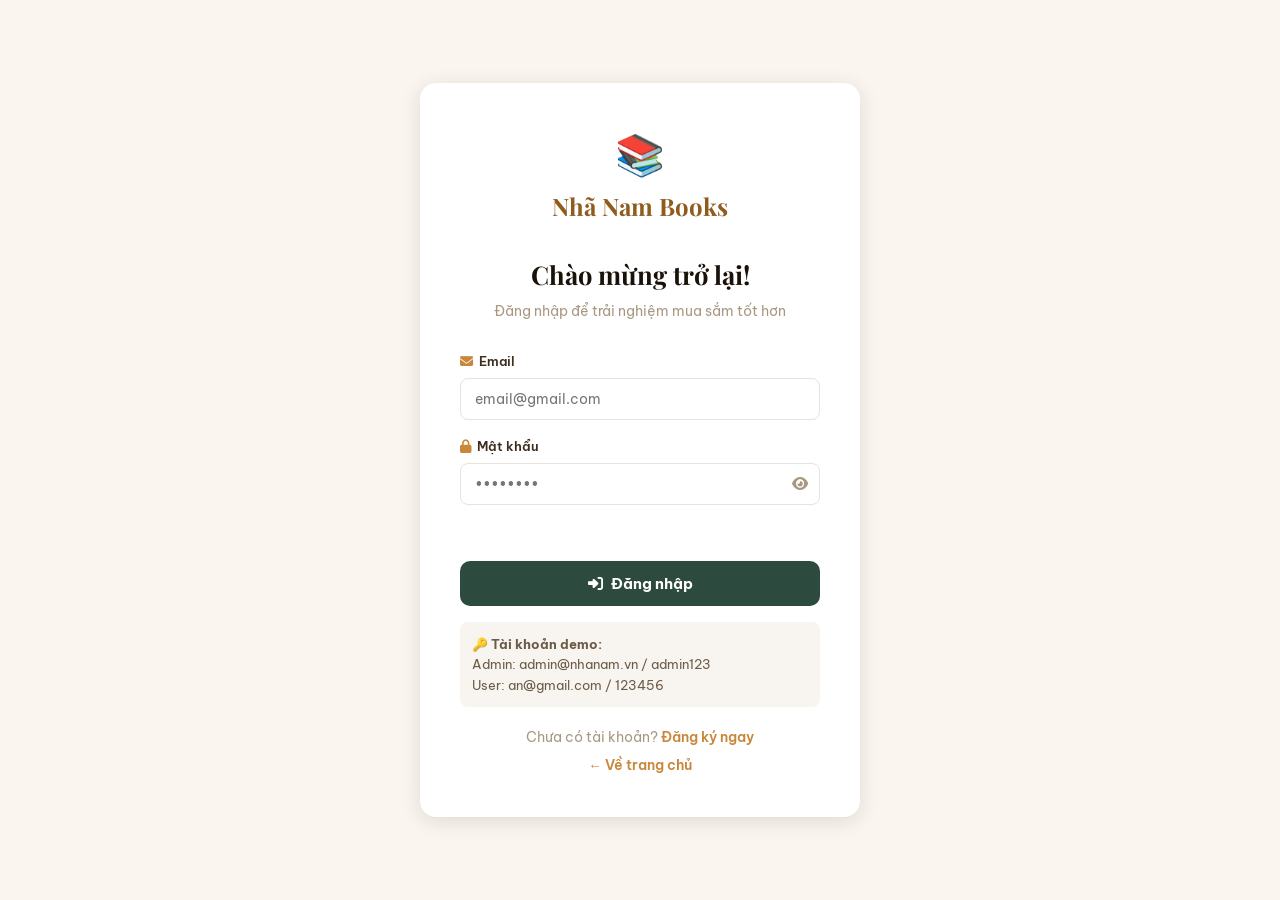
<file: admin/index.html>
<!DOCTYPE html>
<html lang="vi">
<head>
  <meta charset="UTF-8" />
  <meta name="viewport" content="width=device-width, initial-scale=1.0" />
  <title>Admin Panel — Nhã Nam Books</title>
  <link rel="stylesheet" href="css/admin.css" />
  <link href="https://fonts.googleapis.com/css2?family=Playfair+Display:wght@700;900&family=Be+Vietnam+Pro:wght@300;400;500;600;700&display=swap" rel="stylesheet" />
  <link rel="stylesheet" href="https://cdnjs.cloudflare.com/ajax/libs/font-awesome/6.5.0/css/all.min.css" />
</head>
<body>

<!-- ═══════════════════ SIDEBAR ═══════════════════ -->
<aside class="sidebar" id="sidebar">
  <div class="sidebar-header">
    <div class="sidebar-logo">
      <span class="logo-emoji">📚</span>
      <div class="logo-text">
        <span class="logo-title">Nhã Nam</span>
        <span class="logo-sub">Admin Panel</span>
      </div>
    </div>
  </div>

  <nav class="sidebar-nav">
    <div class="nav-section">
      <span class="nav-section-label">Tổng quan</span>
      <a href="#" class="nav-link active" data-section="dashboard"
         onclick="showSection('dashboard'); return false;">
        <i class="fas fa-chart-pie"></i>
        <span>Dashboard</span>
      </a>
    </div>

    <div class="nav-section">
      <span class="nav-section-label">Quản lý</span>
      <a href="#" class="nav-link" data-section="books"
         onclick="showSection('books'); return false;">
        <i class="fas fa-book"></i>
        <span>Quản lý sách</span>
        <span class="nav-badge" id="navBadgeBooks">0</span>
      </a>
      <a href="#" class="nav-link" data-section="categories"
         onclick="showSection('categories'); return false;">
        <i class="fas fa-tags"></i>
        <span>Quản lý danh mục</span>
      </a>
      <a href="#" class="nav-link" data-section="accounts"
         onclick="showSection('accounts'); return false;">
        <i class="fas fa-users"></i>
        <span>Quản lý tài khoản</span>
      </a>
      <a href="#" class="nav-link" data-section="orders"
         onclick="showSection('orders'); return false;">
        <i class="fas fa-shopping-bag"></i>
        <span>Quản lý đơn hàng</span>
        <span class="nav-badge pending-badge" id="navBadgeOrders">0</span>
      </a>
    </div>

    <div class="nav-section">
      <span class="nav-section-label">Hệ thống</span>
      <a href="../user/index.html" target="_blank" class="nav-link">
        <i class="fas fa-store"></i>
        <span>Xem cửa hàng</span>
        <i class="fas fa-external-link-alt nav-ext"></i>
      </a>
      <a href="#" class="nav-link nav-logout" onclick="adminLogout(); return false;">
        <i class="fas fa-sign-out-alt"></i>
        <span>Đăng xuất</span>
      </a>
    </div>
  </nav>

  <div class="sidebar-footer">
    <div class="admin-avatar" id="adminAvatar">A</div>
    <div class="admin-info">
      <div class="admin-name" id="adminName">Admin</div>
      <div class="admin-role">Quản trị viên</div>
    </div>
  </div>
</aside>

<!-- ═══════════════════ MAIN CONTENT ═══════════════════ -->
<div class="admin-main" id="adminMain">

  <!-- TOP BAR -->
  <header class="topbar">
    <div class="topbar-left">
      <button class="sidebar-toggle-btn" onclick="toggleSidebar()" aria-label="Đóng mở thanh bên">
        <i class="fas fa-bars"></i>
      </button>
      <h1 class="page-title" id="pageTitle">📊 Dashboard</h1>
    </div>
    <div class="topbar-right">
      <div class="topbar-clock">
        <i class="fas fa-clock"></i>
        <span id="adminClock"></span>
      </div>
      <a href="../user/index.html" target="_blank" class="topbar-store-btn">
        <i class="fas fa-store"></i> Cửa hàng
      </a>
    </div>
  </header>

  <!-- ──────────────── SECTION: DASHBOARD ──────────────── -->
  <section class="admin-section active" id="sec-dashboard">

    <!-- Stat Cards -->
    <div class="stat-cards">
      <div class="stat-card blue">
        <div class="stat-icon"><i class="fas fa-book"></i></div>
        <div class="stat-body">
          <div class="stat-value" id="statBooks">—</div>
          <div class="stat-label">Tổng số sách</div>
        </div>
        <div class="stat-trend"><i class="fas fa-arrow-up"></i></div>
      </div>
      <div class="stat-card green">
        <div class="stat-icon"><i class="fas fa-users"></i></div>
        <div class="stat-body">
          <div class="stat-value" id="statUsers">—</div>
          <div class="stat-label">Khách hàng</div>
        </div>
        <div class="stat-trend"><i class="fas fa-arrow-up"></i></div>
      </div>
      <div class="stat-card orange">
        <div class="stat-icon"><i class="fas fa-shopping-bag"></i></div>
        <div class="stat-body">
          <div class="stat-value" id="statOrders">—</div>
          <div class="stat-label">Tổng đơn hàng</div>
        </div>
        <div class="stat-trend"><i class="fas fa-arrow-up"></i></div>
      </div>
      <div class="stat-card red">
        <div class="stat-icon"><i class="fas fa-coins"></i></div>
        <div class="stat-body">
          <div class="stat-value" id="statRevenue"></div>
          <div class="stat-label">Doanh thu (done)</div>
        </div>
        <div class="stat-trend"><i class="fas fa-arrow-up"></i></div>
      </div>
      <div class="stat-card purple">
        <div class="stat-icon"><i class="fas fa-tags"></i></div>
        <div class="stat-body">
          <div class="stat-value" id="statCats">—</div>
          <div class="stat-label">Danh mục</div>
        </div>
      </div>
      <div class="stat-card yellow">
        <div class="stat-icon"><i class="fas fa-clock"></i></div>
        <div class="stat-body">
          <div class="stat-value" id="statPending">—</div>
          <div class="stat-label">Chờ xác nhận</div>
        </div>
      </div>
    </div>

    <!-- Dashboard Grid -->
    <div class="dashboard-grid">
      <!-- Recent Orders -->
      <div class="panel">
        <div class="panel-header">
          <h3><i class="fas fa-receipt"></i> Đơn hàng gần đây</h3>
          <button class="panel-link" onclick="showSection('orders')">Xem tất cả →</button>
        </div>
        <div class="table-wrap">
          <table class="admin-table">
            <thead>
              <tr>
                <th>Mã ĐH</th>
                <th>Khách hàng</th>
                <th>Sản phẩm</th>
                <th>Tổng tiền</th>
                <th>Ngày đặt</th>
                <th>Trạng thái</th>
              </tr>
            </thead>
            <tbody id="recentOrdersBody">
              <tr><td colspan="6" class="loading-cell"><i class="fas fa-spinner fa-spin"></i> Đang tải...</td></tr>
            </tbody>
          </table>
        </div>
      </div>

      <!-- Right column -->
      <div class="dashboard-right">
        <!-- Top Books -->
        <div class="panel">
          <div class="panel-header">
            <h3><i class="fas fa-fire"></i> Sách bán chạy</h3>
            <button class="panel-link" onclick="showSection('books')">Xem tất cả →</button>
          </div>
          <div id="topBooksContainer" class="top-books-list"></div>
        </div>

        <!-- Order Status Chart -->
        <div class="panel">
          <div class="panel-header">
            <h3><i class="fas fa-chart-bar"></i> Tình trạng đơn hàng</h3>
          </div>
          <div id="orderStatusChart" class="chart-container"></div>
        </div>
      </div>
    </div>
  </section>

  <!-- ──────────────── SECTION: BOOKS ──────────────── -->
  <section class="admin-section" id="sec-books">
    <div class="section-toolbar">
      <div class="toolbar-filters">
        <div class="search-wrap">
          <i class="fas fa-search"></i>
          <input type="text" id="bookSearchInput" placeholder="Tìm tên sách, tác giả..."
            oninput="renderBooks()" />
        </div>
        <select id="bookCatFilter" class="filter-select" onchange="renderBooks()" aria-label="Lọc theo danh mục sách">
          <option value="all">Tất cả danh mục</option>
        </select>
      </div>
      <button class="btn-add-new" onclick="openBookModal()">
        <i class="fas fa-plus"></i> Thêm sách mới
      </button>
    </div>

    <div class="panel">
      <div class="table-wrap">
        <table class="admin-table" id="booksTable">
          <thead>
            <tr>
              <th class="col-id">ID</th>
              <th class="col-thumb">Ảnh</th>
              <th>Tên sách</th>
              <th>Danh mục</th>
              <th>Giá bán</th>
              <th>Tồn kho</th>
              <th>Nhãn</th>
              <th class="col-action">Thao tác</th>
            </tr>
          </thead>
          <tbody id="booksTableBody">
            <tr><td colspan="8" class="loading-cell"><i class="fas fa-spinner fa-spin"></i> Đang tải...</td></tr>
          </tbody>
        </table>
      </div>
    </div>
  </section>

  <!-- ──────────────── SECTION: CATEGORIES ──────────────── -->
  <section class="admin-section" id="sec-categories">
    <div class="section-toolbar">
      <div class="toolbar-filters">
        <h3 class="summary-title">Tổng cộng: <span id="catTotal">0</span> danh mục</h3>
      </div>
      <button class="btn-add-new" onclick="openCategoryModal()">
        <i class="fas fa-plus"></i> Thêm danh mục
      </button>
    </div>

    <div class="panel">
      <div class="table-wrap">
        <table class="admin-table">
          <thead>
            <tr>
              <th class="col-id">ID</th>
              <th>Tên danh mục</th>
              <th>Slug</th>
              <th>Mô tả</th>
              <th>Số sách</th>
              <th class="col-action">Thao tác</th>
            </tr>
          </thead>
          <tbody id="categoriesTableBody">
            <tr><td colspan="6" class="loading-cell"><i class="fas fa-spinner fa-spin"></i> Đang tải...</td></tr>
          </tbody>
        </table>
      </div>
    </div>
  </section>

  <!-- ──────────────── SECTION: ACCOUNTS ──────────────── -->
  <section class="admin-section" id="sec-accounts">
    <div class="section-toolbar">
      <div class="toolbar-filters">
        <div class="search-wrap">
          <i class="fas fa-search"></i>
          <input type="text" id="userSearchInput" placeholder="Tìm tên, email..."
            oninput="renderAccounts()" />
        </div>
        <select id="userRoleFilter" class="filter-select" onchange="renderAccounts()" aria-label="Lọc theo vai trò người dùng">
          <option value="all">Tất cả vai trò</option>
          <option value="admin">Admin</option>
          <option value="user">User</option>
        </select>
      </div>
      <button class="btn-add-new" onclick="openAccountModal()">
        <i class="fas fa-plus"></i> Thêm tài khoản
      </button>
    </div>

    <div class="panel">
      <div class="table-wrap">
        <table class="admin-table">
          <thead>
            <tr>
              <th class="col-id">ID</th>
              <th>Họ tên</th>
              <th>Email</th>
              <th>SĐT</th>
              <th>Vai trò</th>
              <th>Trạng thái</th>
              <th class="col-action-lg">Thao tác</th>
            </tr>
          </thead>
          <tbody id="accountsTableBody">
            <tr><td colspan="7" class="loading-cell"><i class="fas fa-spinner fa-spin"></i> Đang tải...</td></tr>
          </tbody>
        </table>
      </div>
    </div>
  </section>

  <!-- ──────────────── SECTION: ORDERS ──────────────── -->
  <section class="admin-section" id="sec-orders">
    <div class="section-toolbar">
      <div class="toolbar-filters">
        <div class="search-wrap">
          <i class="fas fa-search"></i>
          <input type="text" id="orderSearchInput" placeholder="Tìm tên, mã đơn, SĐT..."
            oninput="renderOrders()" />
        </div>
        <select id="orderStatusFilter" class="filter-select" onchange="renderOrders()" aria-label="Lọc theo trạng thái đơn hàng">
          <option value="all">Tất cả trạng thái</option>
          <option value="pending">Chờ xác nhận</option>
          <option value="processing">Đang xử lý</option>
          <option value="shipping">Đang giao</option>
          <option value="done">Hoàn thành</option>
          <option value="cancelled">Đã huỷ</option>
        </select>
      </div>
      <button class="btn-add-new" onclick="openAddOrderModal()">
        <i class="fas fa-plus"></i> Thêm đơn hàng
      </button>
    </div>

    <div class="panel">
      <div class="table-wrap">
        <table class="admin-table">
          <thead>
            <tr>
              <th class="col-order-id">Mã ĐH</th>
              <th>Khách hàng</th>
              <th>Sản phẩm</th>
              <th>Tổng tiền</th>
              <th>Ngày đặt</th>
              <th class="col-status">Trạng thái</th>
              <th class="col-action-sm">Thao tác</th>
            </tr>
          </thead>
          <tbody id="ordersTableBody">
            <tr><td colspan="7" class="loading-cell"><i class="fas fa-spinner fa-spin"></i> Đang tải...</td></tr>
          </tbody>
        </table>
      </div>
    </div>
  </section>

</div><!-- end admin-main -->

<!-- ══════════════════════════════════════════
     MODAL BACKDROP
     ══════════════════════════════════════════ -->
<div class="modal-backdrop" id="modalBackdrop" onclick="closeAllModals()"></div>

<!-- ══════════════════════════════════════════
     MODAL: THÊM / SỬA SÁCH
     ══════════════════════════════════════════ -->
<div class="modal-box" id="bookModal">
  <div class="modal-header">
    <h3 id="bookModalTitle">Thêm sách mới</h3>
    <button class="modal-close-btn" onclick="closeModal('bookModal')" aria-label="Đóng cửa sổ">
      <i class="fas fa-times"></i>
    </button>
  </div>
  <div class="modal-body">
    <form id="bookForm" onsubmit="return false">
      <div class="form-row-2">
        <div class="form-field">
          <label>Tên sách <span class="req">*</span></label>
          <input type="text" id="bkTitle" placeholder="Nhập tên sách..." required />
        </div>
        <div class="form-field">
          <label>Tác giả <span class="req">*</span></label>
          <input type="text" id="bkAuthor" placeholder="Tên tác giả..." required />
        </div>
      </div>

      <div class="form-row-2">
        <div class="form-field">
          <label for="bkCategoryId">Danh mục <span class="req">*</span></label>
          <select id="bkCategoryId"></select>
        </div>
        <div class="form-field">
          <label for="bkStock">Tồn kho</label>
          <input type="number" id="bkStock" value="10" min="0" />
        </div>
      </div>

      <div class="form-row-2">
        <div class="form-field">
          <label>Giá bán (VNĐ) <span class="req">*</span></label>
          <input type="number" id="bkPrice" placeholder="79000" min="0" required />
        </div>
        <div class="form-field">
          <label>Giá gốc (VNĐ)</label>
          <input type="number" id="bkOriginalPrice" placeholder="99000" min="0" />
        </div>
      </div>

      <div class="form-field">
        <label>Link ảnh bìa (URL)</label>
        <input type="url" id="bkCover" placeholder="https://..." />
      </div>

      <div class="form-field">
        <label>Mô tả sách</label>
        <textarea id="bkDescription" rows="3" placeholder="Nhập mô tả ngắn về sách..."></textarea>
      </div>

      <div class="form-row-2">
        <label class="checkbox-label">
          <input type="checkbox" id="bkIsNew" />
          <span class="checkmark"></span>
          Sách mới <span class="mini-badge badge-new">MỚI</span>
        </label>
        <label class="checkbox-label">
          <input type="checkbox" id="bkIsSale" />
          <span class="checkmark"></span>
          Đang sale <span class="mini-badge badge-sale">SALE</span>
        </label>
      </div>
    </form>
  </div>
  <div class="modal-footer">
    <button class="btn-cancel" onclick="closeModal('bookModal')">Huỷ</button>
    <button class="btn-save" id="saveBookBtn" onclick="saveBook()">
      <i class="fas fa-save"></i> Lưu sách
    </button>
  </div>
</div>

<!-- ══════════════════════════════════════════
     MODAL: THÊM / SỬA DANH MỤC
     ══════════════════════════════════════════ -->
<div class="modal-box modal-sm" id="catModal">
  <div class="modal-header">
    <h3 id="catModalTitle">Thêm danh mục mới</h3>
    <button class="modal-close-btn" onclick="closeModal('catModal')" aria-label="Đóng">
      <i class="fas fa-times"></i>
    </button>
  </div>
  <div class="modal-body">
    <form id="catForm" onsubmit="return false">
      <div class="form-field">
        <label>Tên danh mục <span class="req">*</span></label>
        <input type="text" id="catName" placeholder="VD: Văn học" required />
      </div>
      <div class="form-field">
        <label>Slug <span class="req">*</span></label>
        <input type="text" id="catSlug" placeholder="VD: van-hoc" required />
        <small class="form-hint">Tự động tạo từ tên, dùng để lọc URL</small>
      </div>
      <div class="form-field">
        <label>Mô tả</label>
        <textarea id="catDesc" rows="2" placeholder="Mô tả ngắn về danh mục..."></textarea>
      </div>
    </form>
  </div>
  <div class="modal-footer">
    <button class="btn-cancel" onclick="closeModal('catModal')">Huỷ</button>
    <button class="btn-save" id="saveCatBtn" onclick="saveCategory()">
      <i class="fas fa-save"></i> Lưu
    </button>
  </div>
</div>

<!-- ══════════════════════════════════════════
     MODAL: THÊM / SỬA TÀI KHOẢN
     ══════════════════════════════════════════ -->
<div class="modal-box" id="accModal">
  <div class="modal-header">
    <h3 id="accModalTitle">Thêm tài khoản mới</h3>
    <button class="modal-close-btn" onclick="closeModal('accModal')" aria-label="Đóng">
      <i class="fas fa-times"></i>
    </button>
  </div>
  <div class="modal-body">
    <form id="accForm" onsubmit="return false">
      <div class="form-row-2">
        <div class="form-field">
          <label>Họ và tên <span class="req">*</span></label>
          <input type="text" id="accName" placeholder="Nguyễn Văn A" required />
        </div>
        <div class="form-field">
          <label>Email <span class="req">*</span></label>
          <input type="email" id="accEmail" placeholder="email@gmail.com" required />
        </div>
      </div>
      <div class="form-row-2">
        <div class="form-field">
          <label>Số điện thoại</label>
          <input type="tel" id="accPhone" placeholder="09xxxxxxxx" />
        </div>
        <div class="form-field">
          <label for="accRole">Vai trò</label>
          <select id="accRole">
            <option value="user">👤 User</option>
            <option value="admin">👑 Admin</option>
          </select>
        </div>
      </div>
      <div class="form-field">
        <label>Địa chỉ</label>
        <input type="text" id="accAddress" placeholder="Địa chỉ..." />
      </div>
      <div class="form-field">
        <label>Mật khẩu <span class="req">*</span></label>
        <div class="password-wrapper">
          <input type="password" id="accPassword" placeholder="Tối thiểu 6 ký tự"/>
          <button type="button" aria-label="Ẩn/hiện mật khẩu"
            onclick="const i=document.getElementById('accPassword');i.type=i.type==='password'?'text':'password';this.querySelector('i').className='fas fa-eye'+(i.type==='text'?'-slash':'')">
            <i class="fas fa-eye"></i>
          </button>
        </div>
      </div>
    </form>
  </div>
  <div class="modal-footer">
    <button class="btn-cancel" onclick="closeModal('accModal')">Huỷ</button>
    <button class="btn-save" id="saveAccBtn" onclick="saveAccount()">
      <i class="fas fa-save"></i> Lưu
    </button>
  </div>
</div>

<!-- ══════════════════════════════════════════
     MODAL: CHI TIẾT ĐƠN HÀNG
     ══════════════════════════════════════════ -->
<div class="modal-box modal-lg" id="orderDetailModal">
  <div class="modal-header">
    <h3 id="orderDetailTitle">Chi tiết đơn hàng</h3>
    <button class="modal-close-btn" onclick="closeModal('orderDetailModal')" aria-label="Đóng"><i class="fas fa-times"></i></button>
  </div>
  <div class="modal-body" id="orderDetailBody"></div>
  <div class="modal-footer">
    <button class="btn-save" onclick="closeModal('orderDetailModal')">
      <i class="fas fa-check"></i> Đóng
    </button>
  </div>
</div>

<!-- ══════════════════════════════════════════
     MODAL: THÊM ĐƠN HÀNG MỚI
     ══════════════════════════════════════════ -->
<div class="modal-box modal-lg" id="addOrderModal">
  <div class="modal-header">
    <h3 id="addOrderModalTitle">Thêm đơn hàng mới</h3>
    <button class="modal-close-btn" onclick="closeModal('addOrderModal')" aria-label="Đóng"><i class="fas fa-times"></i></button>
  </div>
  <div class="modal-body">
    <form id="addOrderForm" onsubmit="return false">
      <h4 class="form-section-title"><i class="fas fa-user"></i> Thông tin khách hàng</h4>
      <div class="form-row-2">
        <div class="form-field">
          <label>Họ tên <span class="req">*</span></label>
          <input type="text" id="aoName" placeholder="Tên khách hàng" required />
        </div>
        <div class="form-field">
          <label>Số điện thoại</label>
          <input type="tel" id="aoPhone" placeholder="09xxxxxxxx" />
        </div>
      </div>
      <div class="form-row-2">
        <div class="form-field">
          <label>Email</label>
          <input type="email" id="aoEmail" placeholder="email@gmail.com" />
        </div>
        <div class="form-field">
          <label for="aoStatus">Trạng thái đơn hàng</label>
          <select id="aoStatus">
            <option value="pending">Chờ xác nhận</option>
            <option value="processing">Đang xử lý</option>
            <option value="shipping">Đang giao</option>
            <option value="done">Hoàn thành</option>
            <option value="cancelled">Đã huỷ</option>
          </select>
        </div>
      </div>
      <div class="form-field">
        <label>Địa chỉ giao hàng <span class="req">*</span></label>
        <input type="text" id="aoAddress" placeholder="Số nhà, tên đường, quận/huyện, tỉnh/thành" required />
      </div>
      <div class="form-field">
        <label>Ghi chú</label>
        <input type="text" id="aoNote" placeholder="Ghi chú thêm..." />
      </div>

      <h4 class="form-section-title">
        <i class="fas fa-book"></i> Danh sách sách
        <button type="button" class="btn-add-item" onclick="addOrderItem()">
          <i class="fas fa-plus"></i> Thêm sách
        </button>
      </h4>
      <div id="orderItemsContainer"></div>

      <div class="order-total-row">
        <span>Tổng cộng:</span>
        <strong id="addOrderTotal">0 ₫</strong>
      </div>
    </form>
  </div>
  <div class="modal-footer">
    <button class="btn-cancel" onclick="closeModal('addOrderModal')">Huỷ</button>
    <button class="btn-save" id="saveOrderBtn" onclick="saveNewOrder()">
      <i class="fas fa-save"></i> Lưu đơn hàng
    </button>
  </div>
</div>

<!-- ══════════════════════════════════════════
     CONFIRM DELETE DIALOG
     ══════════════════════════════════════════ -->
<div class="confirm-dialog" id="confirmDialog">
  <div class="confirm-icon"><i class="fas fa-exclamation-triangle"></i></div>
  <h3>Xác nhận xoá</h3>
  <p id="confirmMsg">Bạn có chắc chắn muốn xoá không?</p>
  <div class="confirm-btns">
    <button class="btn-cancel" onclick="closeConfirm()">Huỷ bỏ</button>
    <button class="btn-danger" id="confirmOkBtn">
      <i class="fas fa-trash"></i> Xoá
    </button>
  </div>
</div>

<!-- TOAST -->
<div class="admin-toast" id="adminToast"></div>

<script src="js/config.js"></script>
<script src="js/admin.js"></script>
<script>
  // Update nav badges after data loads
  window.addEventListener('DOMContentLoaded', () => {
    setTimeout(() => {
      const b1 = document.getElementById('navBadgeBooks');
      const b2 = document.getElementById('navBadgeOrders');
      if (b1) b1.textContent = allBooks.length;
      if (b2) {
        const pendingCount = allOrders.filter(o => o.status === 'pending').length;
        b2.textContent = pendingCount;
        b2.style.display = pendingCount > 0 ? 'flex' : 'none';
      }
      // Update category total
      const ct = document.getElementById('catTotal');
      if (ct) ct.textContent = allCategories.length;
      // Set admin avatar
      const av = document.getElementById('adminAvatar');
      if (av && adminUser) av.textContent = adminUser.name.charAt(0).toUpperCase();
    }, 800);
  });

  function closeAllModals() {
    document.querySelectorAll('.modal-box').forEach(m => m.classList.remove('open'));
    document.getElementById('confirmDialog')?.classList.remove('open');
    document.getElementById('modalBackdrop').classList.remove('open');
  }
</script>
</body>
</html>
</file>
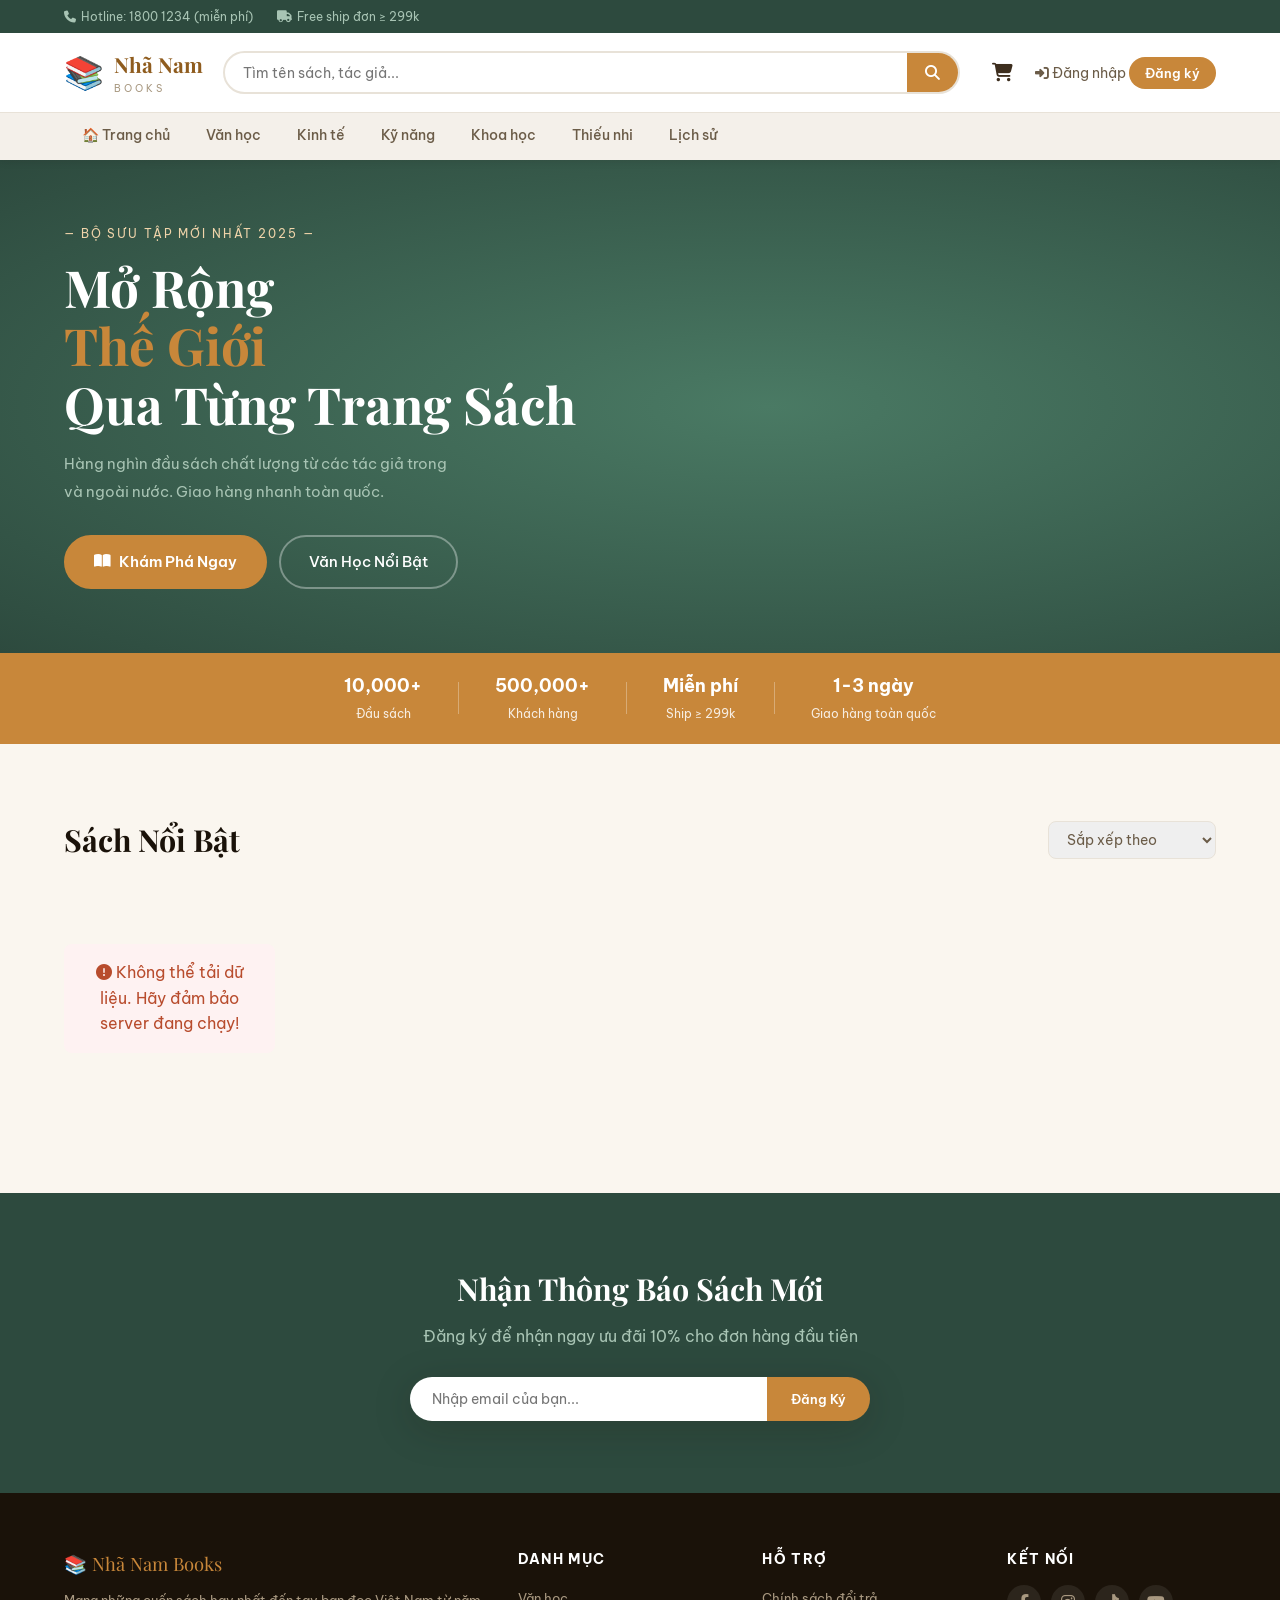
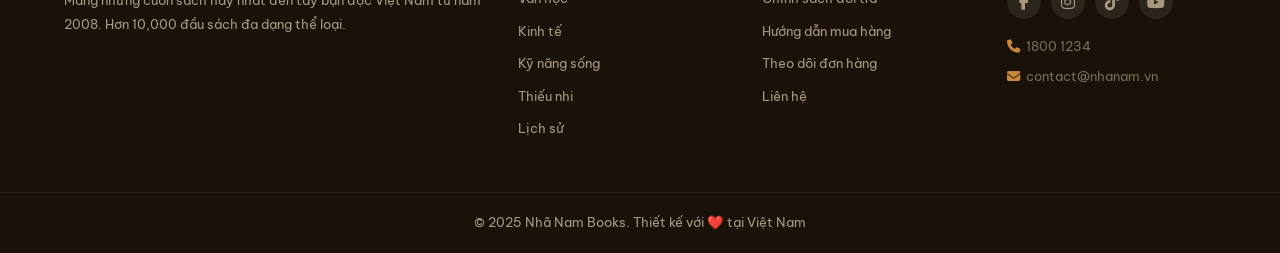
<file: user/index.html>
<!DOCTYPE html>
<html lang="vi">
<head>
  <meta charset="UTF-8" />
  <meta name="viewport" content="width=device-width, initial-scale=1.0" />
  <title>Nhã Nam Books — Hiệu Sách Online</title>
  <link rel="stylesheet" href="css/style.css" />
  <link href="https://fonts.googleapis.com/css2?family=Playfair+Display:ital,wght@0,400;0,700;0,900;1,400&family=Be+Vietnam+Pro:wght@300;400;500;600;700&display=swap" rel="stylesheet" />
  <link rel="stylesheet" href="https://cdnjs.cloudflare.com/ajax/libs/font-awesome/6.5.0/css/all.min.css" />
</head>
<body>

<!-- HEADER -->
<header class="site-header">
  <div class="header-top-bar">
    <div class="container">
      <span><i class="fas fa-phone"></i> Hotline: 1800 1234 (miễn phí)</span>
      <span><i class="fas fa-truck"></i> Free ship đơn ≥ 299k</span>
    </div>
  </div>
  <div class="header-main-row">
    <div class="container">
      <a href="index.html" class="logo">
        <span class="logo-icon">📚</span>
        <div>
          <div class="logo-name">Nhã Nam</div>
          <div class="logo-sub">Books</div>
        </div>
      </a>
      <div class="search-box">
        <input type="text" id="searchInput" placeholder="Tìm tên sách, tác giả..."
          oninput="doSearch()" onkeypress="if(event.key==='Enter') doSearch()" />
        <button onclick="doSearch()" aria-label="Tìm kiếm"><i class="fas fa-search"></i></button>
      </div>
      <div class="header-right">
        <a href="cart.html" class="cart-btn">
          <i class="fas fa-shopping-cart"></i>
          <span class="cart-count" id="cartBadge">0</span>
        </a>
        <div id="authLinks"></div>
      </div>
    </div>
  </div>
  <nav class="site-nav">
    <div class="container">
      <a href="index.html">🏠 Trang chủ</a>
      <a href="#" onclick="filterCat('van-hoc',null)">Văn học</a>
      <a href="#" onclick="filterCat('kinh-te',null)">Kinh tế</a>
      <a href="#" onclick="filterCat('ky-nang',null)">Kỹ năng</a>
      <a href="#" onclick="filterCat('khoa-hoc',null)">Khoa học</a>
      <a href="#" onclick="filterCat('thieu-nhi',null)">Thiếu nhi</a>
      <a href="#" onclick="filterCat('lich-su',null)">Lịch sử</a>
    </div>
  </nav>
</header>

<!-- HERO -->
<section class="hero-section">
  <div class="container">
    <div class="hero-inner">
      <div class="hero-text">
        <p class="hero-tag">— Bộ sưu tập mới nhất 2025 —</p>
        <h1 class="hero-title">Mở Rộng<br/><em>Thế Giới</em><br/>Qua Từng Trang Sách</h1>
        <p class="hero-subtitle">Hàng nghìn đầu sách chất lượng từ các tác giả trong và ngoài nước. Giao hàng nhanh toàn quốc.</p>
        <div class="hero-cta">
          <a href="#books" class="btn-primary" onclick="document.getElementById('books').scrollIntoView({behavior:'smooth'})">
            <i class="fas fa-book-open"></i> Khám Phá Ngay
          </a>
          <a href="#" onclick="filterCat('van-hoc',null)" class="btn-outline-white">Văn Học Nổi Bật</a>
        </div>
      </div>
      <div class="hero-slider" id="featuredSlider"></div>
    </div>
  </div>
</section>

<!-- STATS -->
<div class="stats-strip">
  <div class="container">
      <div class="strip-stat"><strong>10,000+</strong><span>Đầu sách</span></div>
      <div class="strip-divider"></div>
      <div class="strip-stat"><strong>500,000+</strong><span>Khách hàng</span></div>
      <div class="strip-divider"></div>
      <div class="strip-stat"><strong>Miễn phí</strong><span>Ship ≥ 299k</span></div>
      <div class="strip-divider"></div>
      <div class="strip-stat"><strong>1-3 ngày</strong><span>Giao hàng toàn quốc</span></div>
    </div>
  </div>
</div>

<!-- BOOKS SECTION -->
<section class="books-section" id="books">
  <div class="container">
    <div class="section-top">
      <h2 class="section-title">Sách Nổi Bật</h2>
      <select class="sort-select" onchange="sortBooks(this.value)" aria-label="Sắp xếp danh sách sách">
        <option value="">Sắp xếp theo</option>
        <option value="popular">Bán chạy nhất</option>
        <option value="price-asc">Giá thấp đến cao</option>
        <option value="price-desc">Giá cao đến thấp</option>
        <option value="new">Mới nhất</option>
      </select>
    </div>
    <div class="cat-tabs" id="categoryTabs"></div>
    <div class="books-grid" id="booksGrid">
      <div class="loading-container">
        <i class="fas fa-spinner fa-spin loading-icon"></i>
        <p class="loading-text">Đang tải sách...</p>
      </div>
    </div>
    <div class="pagination" id="pagination"></div>
  </div>
</section>

<!-- NEWSLETTER -->
<section class="newsletter-section">
  <div class="container">
    <h2>Nhận Thông Báo Sách Mới</h2>
    <p>Đăng ký để nhận ngay ưu đãi 10% cho đơn hàng đầu tiên</p>
    <div class="newsletter-form">
      <input type="email" placeholder="Nhập email của bạn..." />
      <button onclick="showToast('Đăng ký thành công! Kiểm tra email của bạn.')">Đăng Ký</button>
    </div>
  </div>
</section>

<!-- FOOTER -->
<footer class="site-footer">
  <div class="container">
    <div class="footer-grid">
      <div>
        <div class="footer-logo">📚 Nhã Nam Books</div>
        <p>Mang những cuốn sách hay nhất đến tay bạn đọc Việt Nam từ năm 2008. Hơn 10,000 đầu sách đa dạng thể loại.</p>
      </div>
      <div>
        <h4>Danh Mục</h4>
        <ul>
          <li><a href="#" onclick="filterCat('van-hoc',null)">Văn học</a></li>
          <li><a href="#" onclick="filterCat('kinh-te',null)">Kinh tế</a></li>
          <li><a href="#" onclick="filterCat('ky-nang',null)">Kỹ năng sống</a></li>
          <li><a href="#" onclick="filterCat('thieu-nhi',null)">Thiếu nhi</a></li>
          <li><a href="#" onclick="filterCat('lich-su',null)">Lịch sử</a></li>
        </ul>
      </div>
      <div>
        <h4>Hỗ Trợ</h4>
        <ul>
          <li><a href="#">Chính sách đổi trả</a></li>
          <li><a href="#">Hướng dẫn mua hàng</a></li>
          <li><a href="#">Theo dõi đơn hàng</a></li>
          <li><a href="#">Liên hệ</a></li>
        </ul>
      </div>
      <div>
        <h4>Kết Nối</h4>
        <div class="social-row">
          <a href="#" class="social-btn" aria-label="Facebook"><i class="fab fa-facebook-f"></i></a>
          <a href="#" class="social-btn" aria-label="Instagram"><i class="fab fa-instagram"></i></a>
          <a href="#" class="social-btn" aria-label="TikTok"><i class="fab fa-tiktok"></i></a>
          <a href="#" class="social-btn" aria-label="Youtube"><i class="fab fa-youtube"></i></a>
        </div>
        <div class="footer-contact-info">
          <p><i class="fas fa-phone footer-contact-icon"></i>1800 1234</p>
          <p class="footer-contact-item"><i class="fas fa-envelope footer-contact-icon"></i>contact@nhanam.vn</p>
        </div>
      </div>
    </div>
  </div>
  <div class="footer-bottom">
    <p>© 2025 Nhã Nam Books. Thiết kế với ❤️ tại Việt Nam</p>
  </div>
</footer>

<div class="toast" id="toast"></div>

<script src="js/config.js"></script>
<script src="js/auth.js"></script>
<script src="js/cart.js"></script>
<script src="js/main.js"></script>
</body>
</html>
</file>
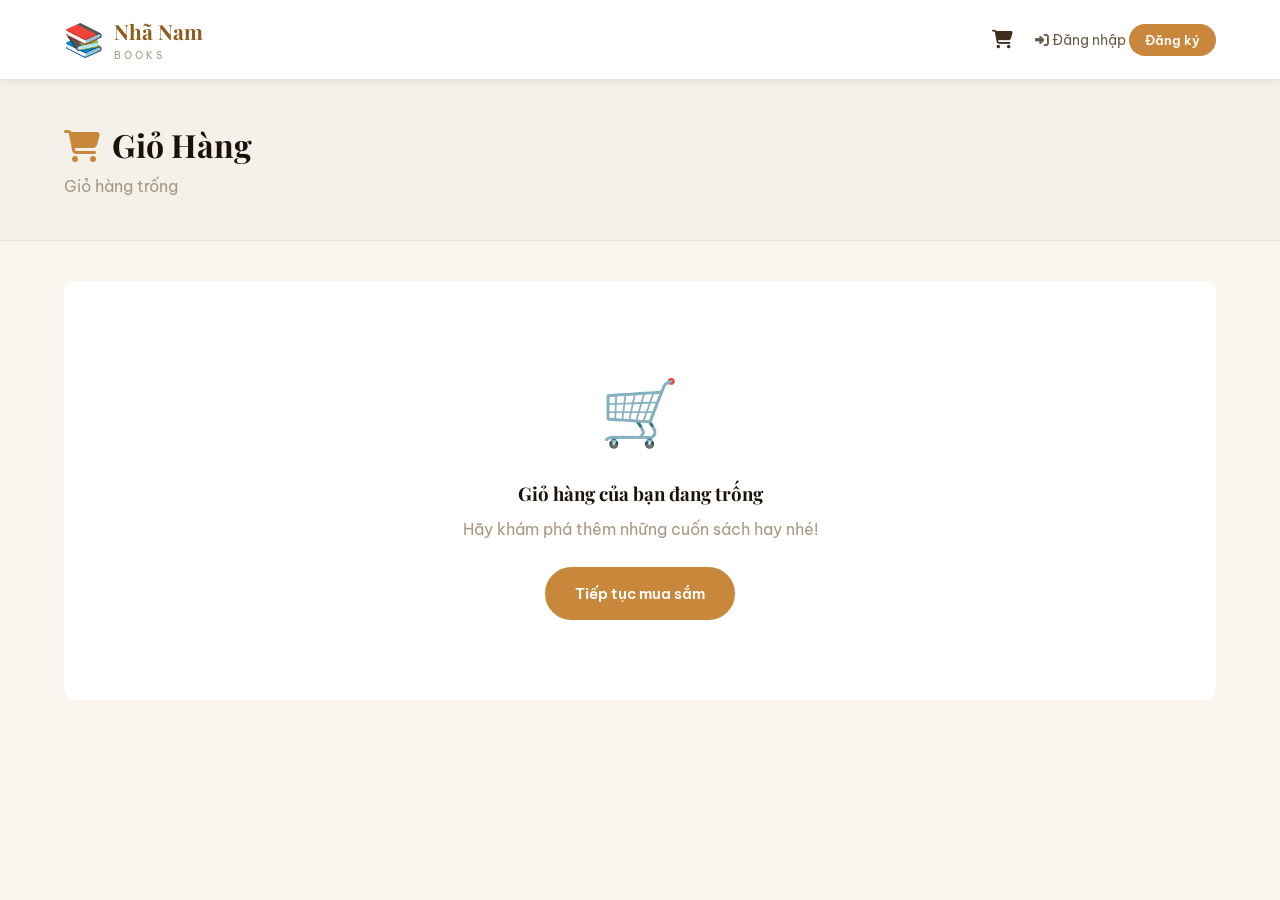
<file: user/cart.html>
<!DOCTYPE html>
<html lang="vi">
<head>
  <meta charset="UTF-8" /><meta name="viewport" content="width=device-width, initial-scale=1.0" />
  <title>Giỏ hàng — Nhã Nam Books</title>
  <link rel="stylesheet" href="css/style.css" />
  <link href="https://fonts.googleapis.com/css2?family=Playfair+Display:wght@700;900&family=Be+Vietnam+Pro:wght@400;500;600;700&display=swap" rel="stylesheet" />
  <link rel="stylesheet" href="https://cdnjs.cloudflare.com/ajax/libs/font-awesome/6.5.0/css/all.min.css" />
</head>
<body>
<header class="site-header">
  <div class="header-main-row">
    <div class="container">
      <a href="index.html" class="logo">
        <span class="logo-icon">📚</span>
        <div><div class="logo-name">Nhã Nam</div><div class="logo-sub">Books</div></div>
      </a>
      <div class="header-right" style="margin-left:auto">
        <a href="cart.html" class="cart-btn">
          <i class="fas fa-shopping-cart"></i>
          <span class="cart-count" id="cartBadge">0</span>
        </a>
        <div id="authLinks"></div>
      </div>
    </div>
  </div>
</header>

<div class="page-hero">
  <div class="container">
    <h1><i class="fas fa-shopping-cart" style="color:var(--amber);margin-right:12px"></i>Giỏ Hàng</h1>
    <p id="cartCountLabel">Đang tải...</p>
  </div>
</div>

<main>
  <div class="container">
    <div class="cart-layout" id="cartLayout">
      <div id="cartContainer"></div>
      <div id="cartSummary"></div>
    </div>
  </div>
</main>

<div class="toast" id="toast"></div>
<script src="js/config.js"></script>
<script src="js/auth.js"></script>
<script src="js/cart.js"></script>
<script>
window.addEventListener('DOMContentLoaded', () => {
  Auth.updateHeader();
  Cart.updateBadge();
  renderCartPage();
  const items = Cart.getItems();
  document.getElementById('cartCountLabel').textContent =
    items.length > 0 ? `${Cart.count()} sản phẩm trong giỏ hàng` : 'Giỏ hàng trống';
  if (items.length === 0) {
    document.getElementById('cartLayout').style.display = 'block';
  }
});
</script>
</body>
</html>
</file>
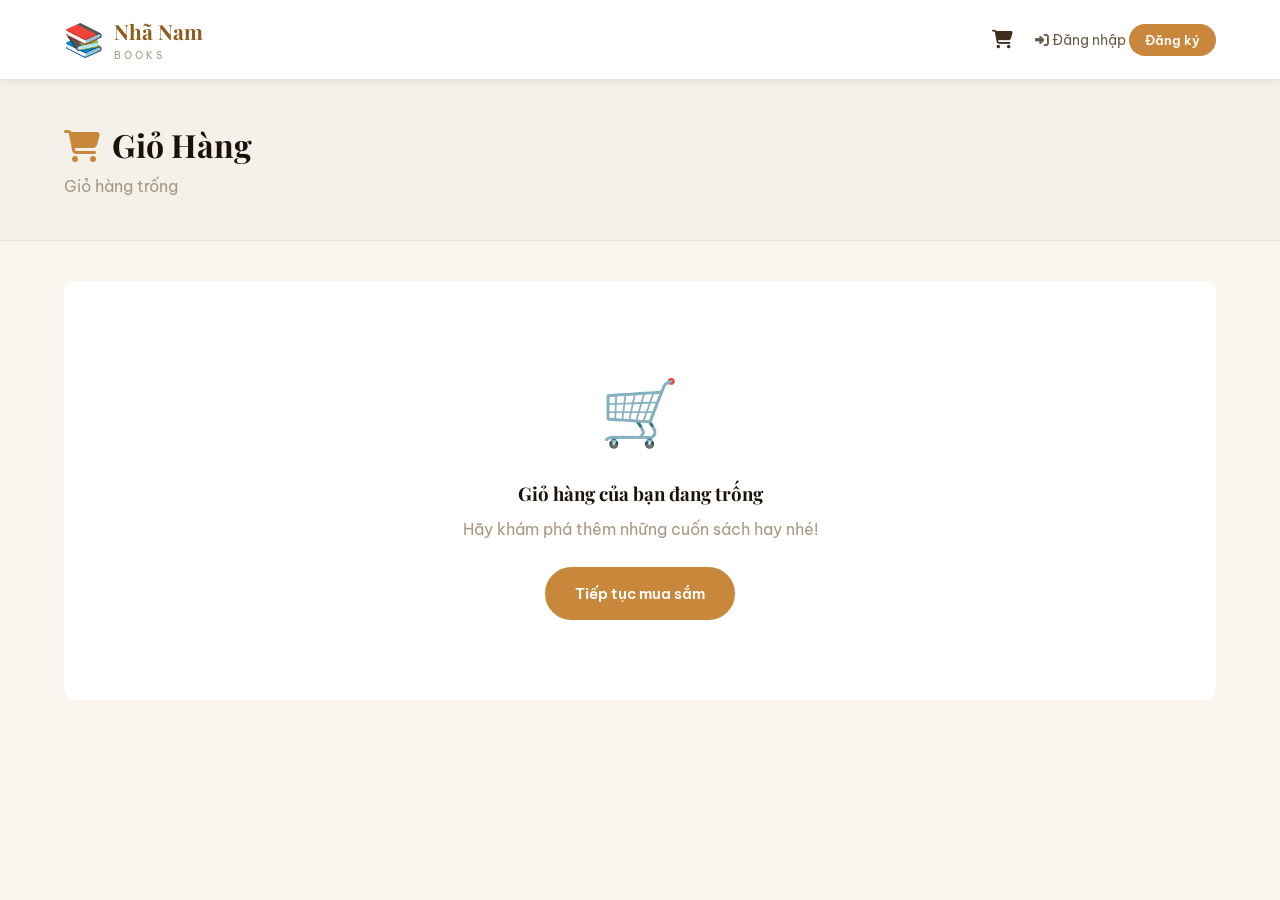
<file: user/checkout.html>
<!DOCTYPE html>
<html lang="vi">
<head>
  <meta charset="UTF-8" /><meta name="viewport" content="width=device-width, initial-scale=1.0" />
  <title>Thanh Toán — Nhã Nam Books</title>
  <link rel="stylesheet" href="css/style.css" />
  <link href="https://fonts.googleapis.com/css2?family=Playfair+Display:wght@700;900&family=Be+Vietnam+Pro:wght@400;500;600;700&display=swap" rel="stylesheet" />
  <link rel="stylesheet" href="https://cdnjs.cloudflare.com/ajax/libs/font-awesome/6.5.0/css/all.min.css" />
</head>
<body>
<header class="site-header">
  <div class="header-main-row">
    <div class="container">
      <a href="index.html" class="logo">
        <span class="logo-icon">📚</span>
        <div><div class="logo-name">Nhã Nam</div><div class="logo-sub">Books</div></div>
      </a>
      <!-- Checkout progress -->
      <div style="display:flex;align-items:center;gap:8px;font-size:.82rem;color:var(--gray-400);margin:0 auto">
        <span>🛒 Giỏ hàng</span> → <span style="color:var(--amber);font-weight:600">📋 Thanh toán</span> → <span>✅ Hoàn thành</span>
      </div>
      <a href="cart.html" style="font-size:.85rem;color:var(--gray-400)">← Giỏ hàng</a>
    </div>
  </div>
</header>

<div class="page-hero">
  <div class="container">
    <h1><i class="fas fa-credit-card" style="color:var(--amber);margin-right:12px"></i>Thông Tin Thanh Toán</h1>
    <p>Điền thông tin để hoàn tất đơn hàng</p>
  </div>
</div>

<main>
  <div class="container">
    <div class="checkout-layout">
      <!-- FORM - Người 4 -->
      <div class="checkout-form-card">
        <h2><i class="fas fa-map-marker-alt" style="color:var(--amber);margin-right:8px"></i>Địa Chỉ Giao Hàng</h2>
        <form onsubmit="handleCheckout(event)">
          <div class="form-row-2">
            <div class="form-group">
              <label>Họ và tên <span>*</span></label>
              <input type="text" id="shipName" required placeholder="Nguyễn Văn A" />
            </div>
            <div class="form-group">
              <label>Số điện thoại <span>*</span></label>
              <input type="tel" id="shipPhone" required placeholder="09xxxxxxxx" />
            </div>
          </div>
          <div class="form-group">
            <label>Email <span>*</span></label>
            <input type="email" id="shipEmail" required placeholder="email@gmail.com" />
          </div>
          <div class="form-group">
            <label>Địa chỉ nhận hàng <span>*</span></label>
            <input type="text" id="shipAddress" required placeholder="Số nhà, tên đường, phường/xã, quận/huyện, tỉnh/thành" />
          </div>
          <div class="form-group">
            <label>Ghi chú đơn hàng</label>
            <textarea id="shipNote" placeholder="Ghi chú cho người giao hàng (không bắt buộc)..."></textarea>
          </div>

          <h2 style="margin-top:24px;padding-top:20px;border-top:1px solid var(--gray-200)">
            <i class="fas fa-credit-card" style="color:var(--amber);margin-right:8px"></i>Phương Thức Thanh Toán
          </h2>
          <div style="display:flex;flex-direction:column;gap:10px;margin-top:14px">
            <label class="payment-option" style="display:flex;align-items:center;gap:12px;padding:14px;border:2px solid var(--amber);border-radius:8px;cursor:pointer;background:#faf6ef">
              <input type="radio" name="payment" value="cod" checked />
              <span>💵</span>
              <div><strong style="font-size:.9rem">Thanh toán khi nhận hàng (COD)</strong>
              <p style="font-size:.78rem;color:var(--gray-400)">Thanh toán bằng tiền mặt khi nhận hàng</p></div>
            </label>
            <label class="payment-option" style="display:flex;align-items:center;gap:12px;padding:14px;border:1px solid var(--gray-200);border-radius:8px;cursor:pointer">
              <input type="radio" name="payment" value="bank" />
              <span>🏦</span>
              <div><strong style="font-size:.9rem">Chuyển khoản ngân hàng</strong>
              <p style="font-size:.78rem;color:var(--gray-400)">MB Bank - STK: 1234567890 - Nhã Nam Books</p></div>
            </label>
          </div>

          <button type="submit" class="btn-place-order" id="placeOrderBtn">
            <i class="fas fa-check-circle"></i> Đặt Hàng Ngay
          </button>
        </form>
      </div>

      <!-- ORDER SUMMARY -->
      <div class="checkout-summary-card">
        <h3><i class="fas fa-receipt" style="color:var(--amber);margin-right:8px"></i>Đơn Hàng Của Bạn</h3>
        <div id="checkoutItems">
          <div style="text-align:center;padding:30px;color:var(--gray-400)">
            <i class="fas fa-spinner fa-spin"></i> Đang tải...
          </div>
        </div>
        <div style="margin-top:16px;padding:12px;background:var(--gray-100);border-radius:8px;font-size:.8rem;color:var(--gray-600)">
          <i class="fas fa-shield-alt" style="color:var(--forest);margin-right:6px"></i>
          Thông tin của bạn được bảo mật tuyệt đối
        </div>
      </div>
    </div>
  </div>
</main>

<div class="toast" id="toast"></div>
<script src="js/config.js"></script>
<script src="js/auth.js"></script>
<script src="js/cart.js"></script>
<script src="js/checkout.js"></script>
<script>window.addEventListener('DOMContentLoaded', initCheckout);</script>
</body>
</html>
</file>
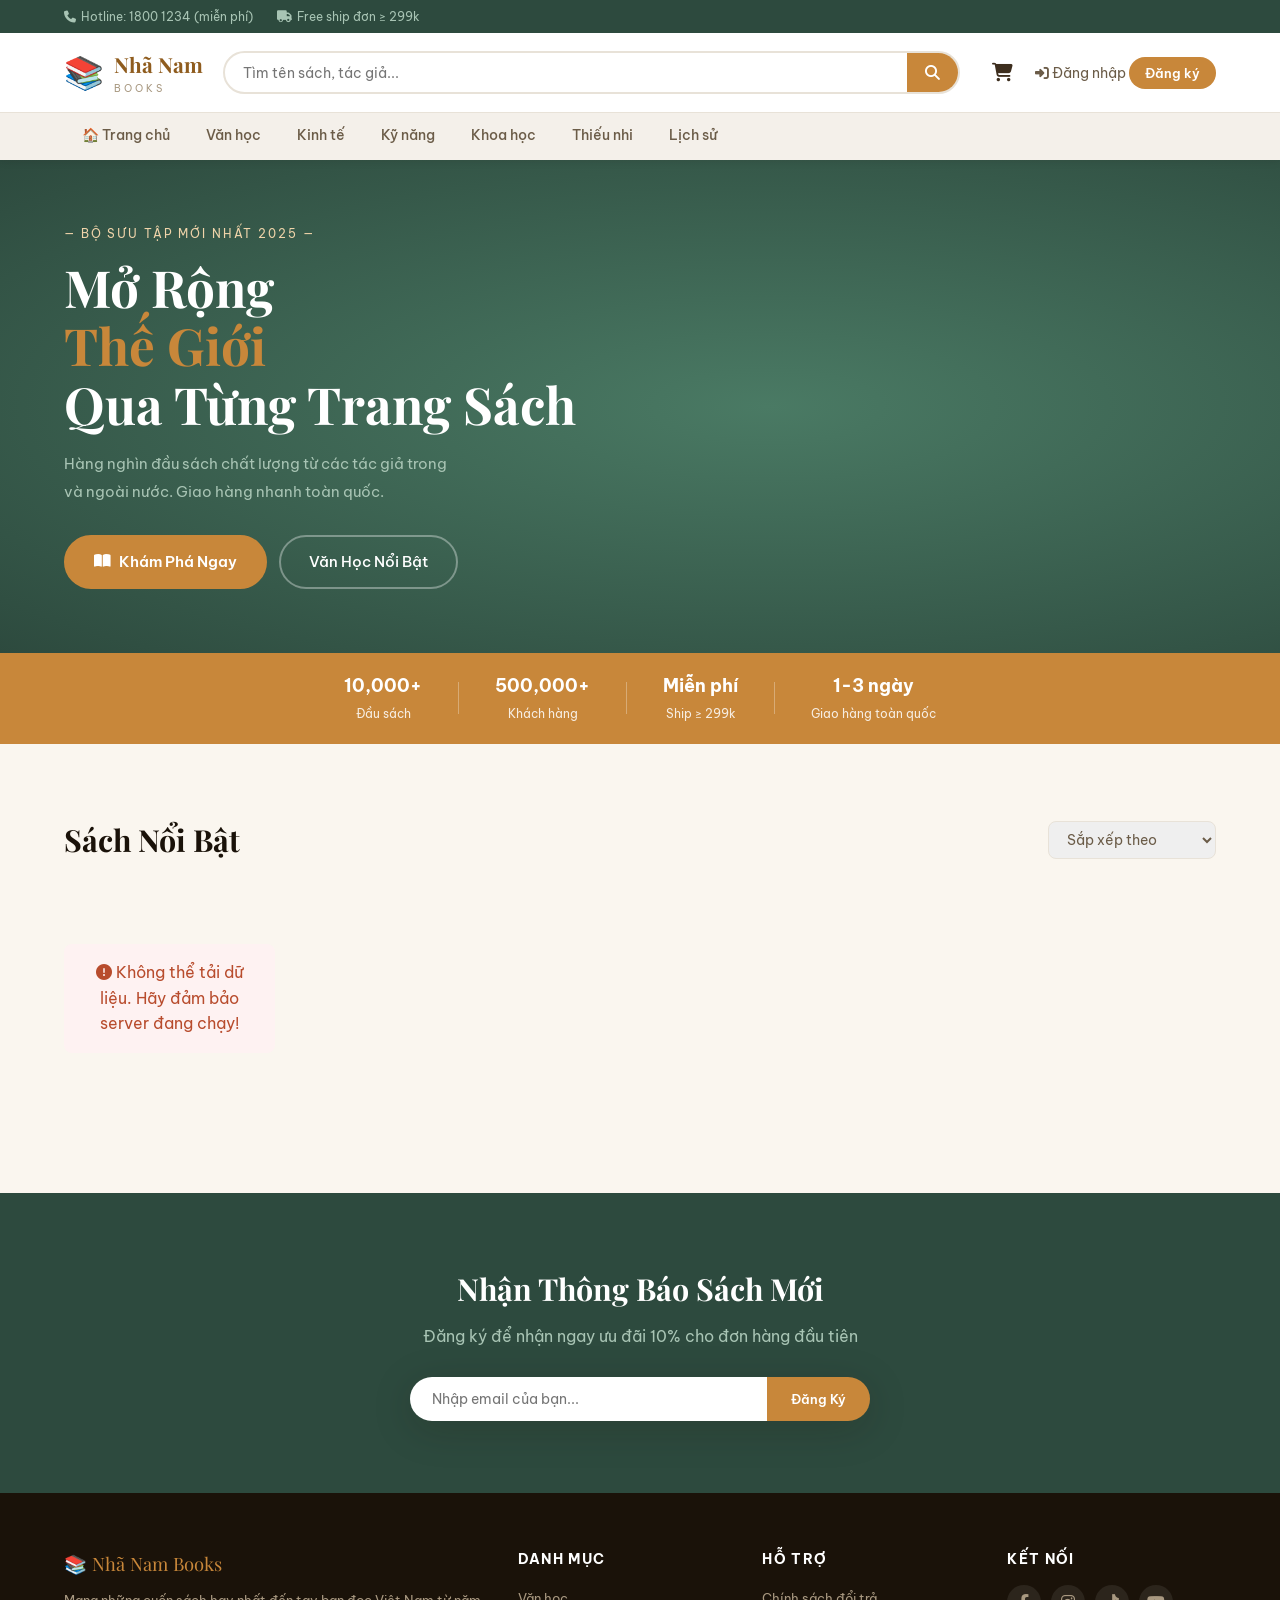
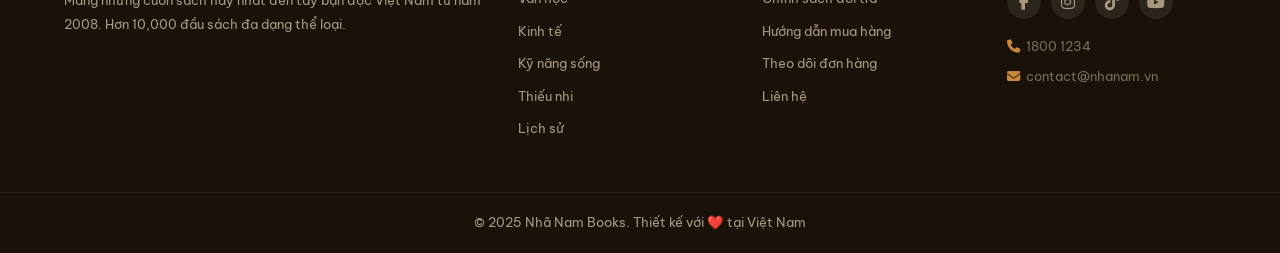
<file: user/detail.html>
<!DOCTYPE html>
<html lang="vi">
<head>
  <meta charset="UTF-8" />
  <meta name="viewport" content="width=device-width, initial-scale=1.0" />
  <title>Chi tiết sách — Nhã Nam Books</title>
  <link rel="stylesheet" href="css/style.css" />
  <link href="https://fonts.googleapis.com/css2?family=Playfair+Display:wght@400;700;900&family=Be+Vietnam+Pro:wght@300;400;500;600;700&display=swap" rel="stylesheet" />
  <link rel="stylesheet" href="https://cdnjs.cloudflare.com/ajax/libs/font-awesome/6.5.0/css/all.min.css" />
</head>
<body>
<header class="site-header">
  <div class="header-main-row">
    <div class="container">
      <a href="index.html" class="logo">
        <span class="logo-icon">📚</span>
        <div><div class="logo-name">Nhã Nam</div><div class="logo-sub">Books</div></div>
      </a>
      <div class="search-box" style="flex:1">
        <input type="text" placeholder="Tìm sách..." id="searchInput"
          onkeypress="if(event.key==='Enter')window.location='index.html?q='+this.value" />
        <button onclick="window.location='index.html?q='+document.getElementById('searchInput').value">
          <i class="fas fa-search"></i>
        </button>
      </div>
      <div class="header-right">
        <a href="cart.html" class="cart-btn">
          <i class="fas fa-shopping-cart"></i>
          <span class="cart-count" id="cartBadge">0</span>
        </a>
        <div id="authLinks"></div>
      </div>
    </div>
  </div>
</header>

<main style="padding-bottom:80px">
  <div class="container">
    <div id="detailContainer">
      <div style="text-align:center;padding:80px;color:#a89880">
        <i class="fas fa-spinner fa-spin" style="font-size:2rem"></i>
        <p style="margin-top:12px">Đang tải...</p>
      </div>
    </div>
    <div id="relatedBooks" style="padding-bottom:40px"></div>
  </div>
</main>

<div class="toast" id="toast"></div>
<script src="js/config.js"></script>
<script src="js/auth.js"></script>
<script src="js/cart.js"></script>
<script src="js/detail.js"></script>
</body>
</html>
</file>
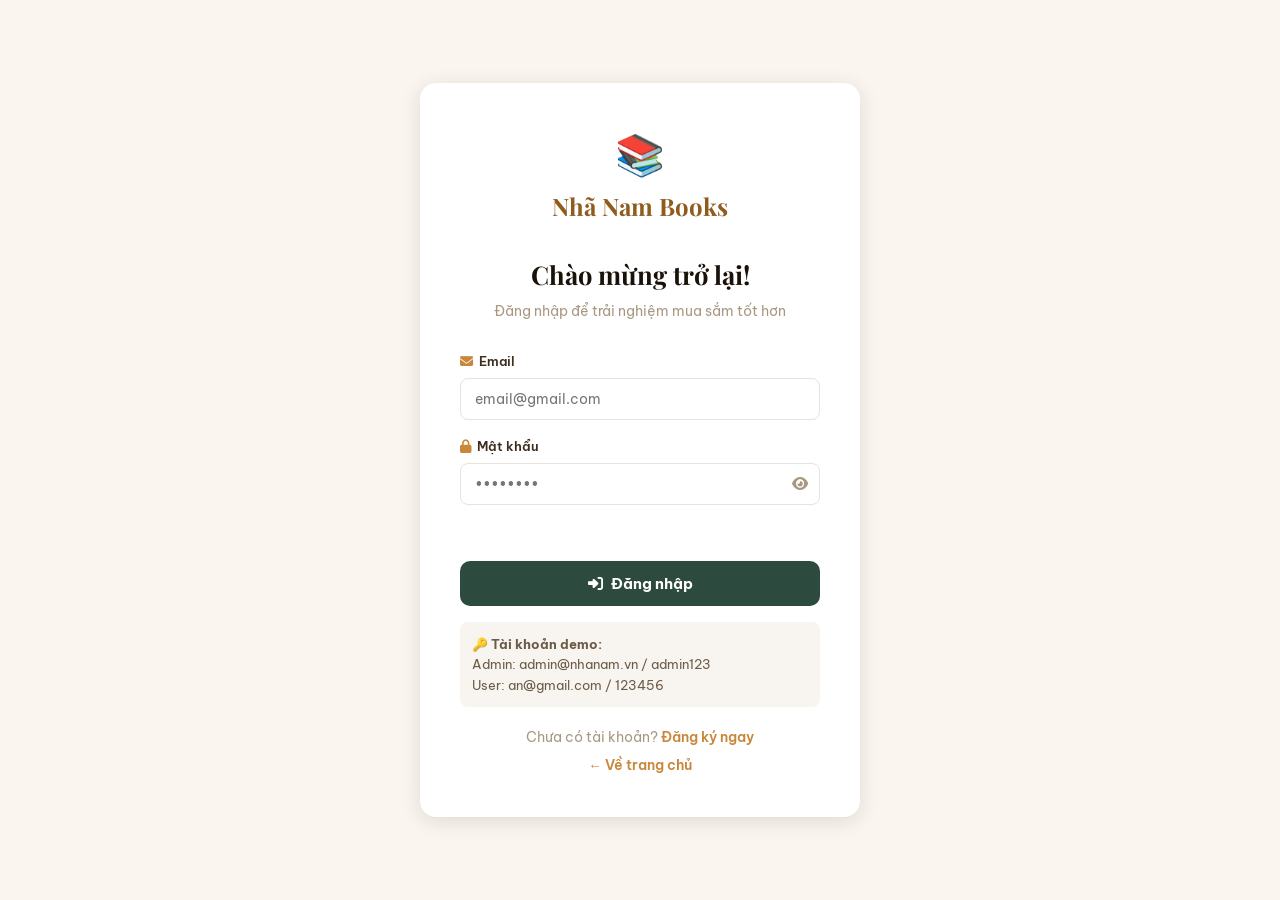
<file: user/login.html>
<!DOCTYPE html>
<html lang="vi">
<head>
  <meta charset="UTF-8" /><meta name="viewport" content="width=device-width, initial-scale=1.0" />
  <title>Đăng Nhập — Nhã Nam Books</title>
  <link rel="stylesheet" href="css/style.css" />
  <link href="https://fonts.googleapis.com/css2?family=Playfair+Display:wght@700;900&family=Be+Vietnam+Pro:wght@400;500;600;700&display=swap" rel="stylesheet" />
  <link rel="stylesheet" href="https://cdnjs.cloudflare.com/ajax/libs/font-awesome/6.5.0/css/all.min.css" />
</head>
<body class="auth-page">
<div class="auth-container">
  <div class="auth-card">
    <div class="auth-logo">
      <div class="logo-icon">📚</div>
      <div class="logo-name">Nhã Nam Books</div>
    </div>
    <h1 class="auth-title">Chào mừng trở lại!</h1>
    <p class="auth-subtitle">Đăng nhập để trải nghiệm mua sắm tốt hơn</p>

    <form onsubmit="handleLogin(event)">
      <div class="form-group">
        <label><i class="fas fa-envelope" style="color:var(--amber);margin-right:6px"></i>Email</label>
        <input type="email" id="loginEmail" required placeholder="email@gmail.com" autocomplete="email" />
      </div>
      <div class="form-group">
        <label><i class="fas fa-lock" style="color:var(--amber);margin-right:6px"></i>Mật khẩu</label>
        <div style="position:relative">
          <input type="password" id="loginPassword" required placeholder="••••••••" autocomplete="current-password" style="padding-right:44px" />
          <button type="button" onclick="togglePass('loginPassword',this)"
            style="position:absolute;right:12px;top:50%;transform:translateY(-50%);color:var(--gray-400);font-size:0.9rem">
            <i class="fas fa-eye"></i>
          </button>
        </div>
      </div>
      <p class="error-text" id="loginError"></p>
      <button type="submit" class="btn-auth" id="loginBtn">
        <i class="fas fa-sign-in-alt"></i> Đăng nhập
      </button>
    </form>

    <!-- Tài khoản demo -->
    <div style="background:var(--gray-100);border-radius:8px;padding:12px;margin-top:16px;font-size:.8rem;color:var(--gray-600)">
      <strong>🔑 Tài khoản demo:</strong><br/>
      Admin: admin@nhanam.vn / admin123<br/>
      User: an@gmail.com / 123456
    </div>

    <div class="auth-footer">
      Chưa có tài khoản? <a href="register.html">Đăng ký ngay</a>
    </div>
    <div class="auth-footer" style="margin-top:6px">
      <a href="index.html">← Về trang chủ</a>
    </div>
  </div>
</div>
<div class="toast" id="toast"></div>
<script src="js/config.js"></script>
<script src="js/auth.js"></script>
<script>
function togglePass(id, btn) {
  const input = document.getElementById(id);
  if (input.type === 'password') {
    input.type = 'text';
    btn.innerHTML = '<i class="fas fa-eye-slash"></i>';
  } else {
    input.type = 'password';
    btn.innerHTML = '<i class="fas fa-eye"></i>';
  }
}
// Redirect nếu đã đăng nhập
if (Auth.isLoggedIn()) window.location.href = 'index.html';
</script>
</body>
</html>
</file>
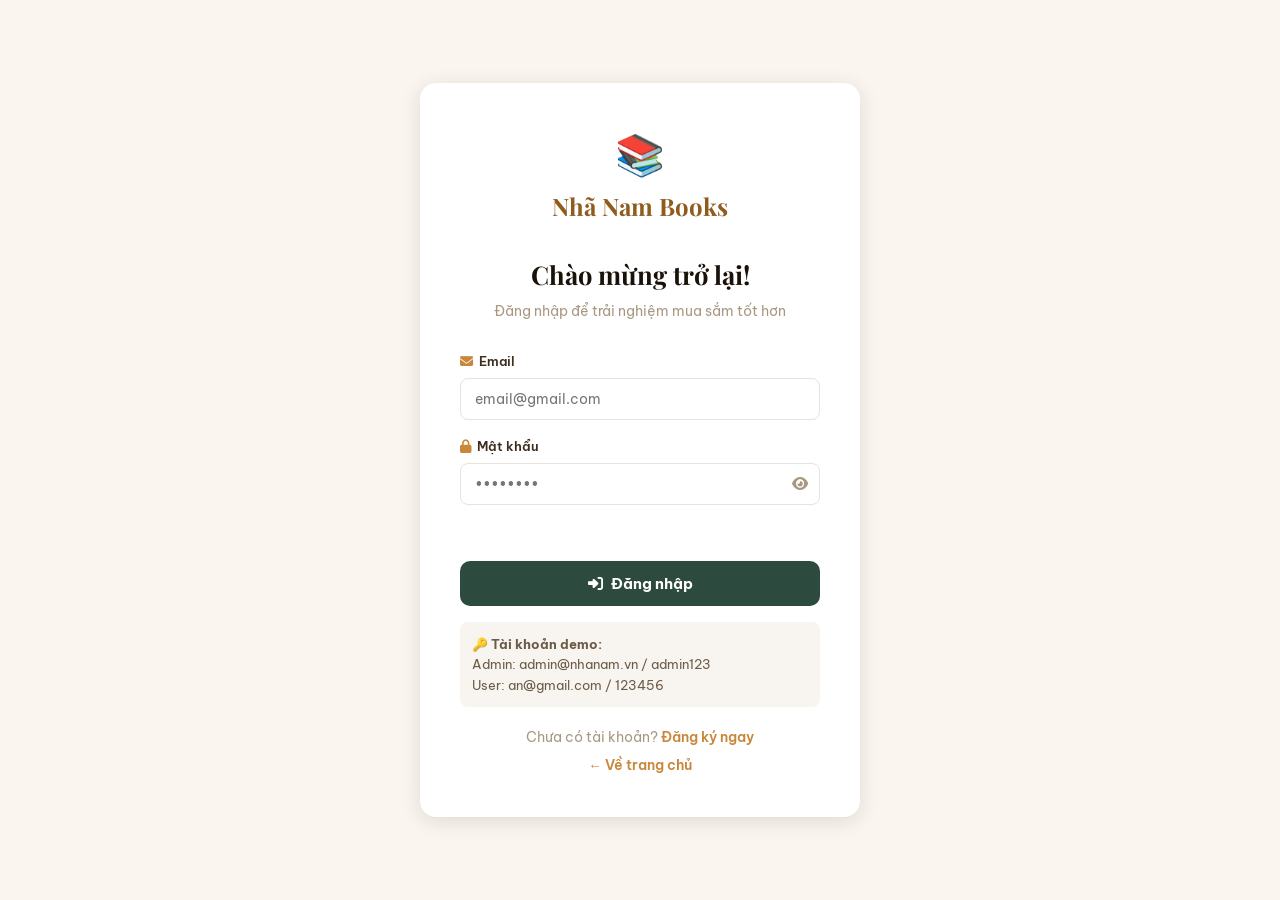
<file: user/orders.html>
<!DOCTYPE html>
<html lang="vi">
<head>
  <meta charset="UTF-8" /><meta name="viewport" content="width=device-width, initial-scale=1.0" />
  <title>Lịch Sử Đơn Hàng — Nhã Nam Books</title>
  <link rel="stylesheet" href="css/style.css" />
  <link href="https://fonts.googleapis.com/css2?family=Playfair+Display:wght@700;900&family=Be+Vietnam+Pro:wght@400;500;600;700&display=swap" rel="stylesheet" />
  <link rel="stylesheet" href="https://cdnjs.cloudflare.com/ajax/libs/font-awesome/6.5.0/css/all.min.css" />
</head>
<body>
<header class="site-header">
  <div class="header-main-row">
    <div class="container">
      <a href="index.html" class="logo">
        <span class="logo-icon">📚</span>
        <div><div class="logo-name">Nhã Nam</div><div class="logo-sub">Books</div></div>
      </a>
      <div class="header-right" style="margin-left:auto">
        <a href="cart.html" class="cart-btn"><i class="fas fa-shopping-cart"></i><span class="cart-count" id="cartBadge">0</span></a>
        <div id="authLinks"></div>
      </div>
    </div>
  </div>
</header>

<div class="page-hero">
  <div class="container">
    <h1><i class="fas fa-receipt" style="color:var(--amber);margin-right:12px"></i>Lịch Sử Đơn Hàng</h1>
    <p>Theo dõi tất cả đơn hàng của bạn</p>
  </div>
</div>

<main style="padding: 40px 0 80px">
  <div class="container" style="max-width:800px">

    <!-- Status Guide -->
    <div style="display:flex;flex-wrap:wrap;gap:8px;margin-bottom:24px">
      <span class="status-badge status-pending">Chờ xác nhận</span>
      <span class="status-badge status-processing">Đang xử lý</span>
      <span class="status-badge status-shipping">Đang giao</span>
      <span class="status-badge status-done">Hoàn thành</span>
      <span class="status-badge status-cancelled">Đã huỷ</span>
    </div>

    <div id="ordersContainer">
      <div class="loading-state"><i class="fas fa-spinner fa-spin"></i> Đang tải đơn hàng...</div>
    </div>

    <div style="text-align:center;margin-top:32px">
      <a href="index.html" class="btn-primary" style="display:inline-flex">
        <i class="fas fa-book-open"></i> Tiếp tục mua sắm
      </a>
    </div>
  </div>
</main>

<div class="toast" id="toast"></div>
<script src="js/config.js"></script>
<script src="js/auth.js"></script>
<script src="js/cart.js"></script>
<script src="js/checkout.js"></script>
<script>window.addEventListener('DOMContentLoaded', initOrders);</script>
</body>
</html>
</file>
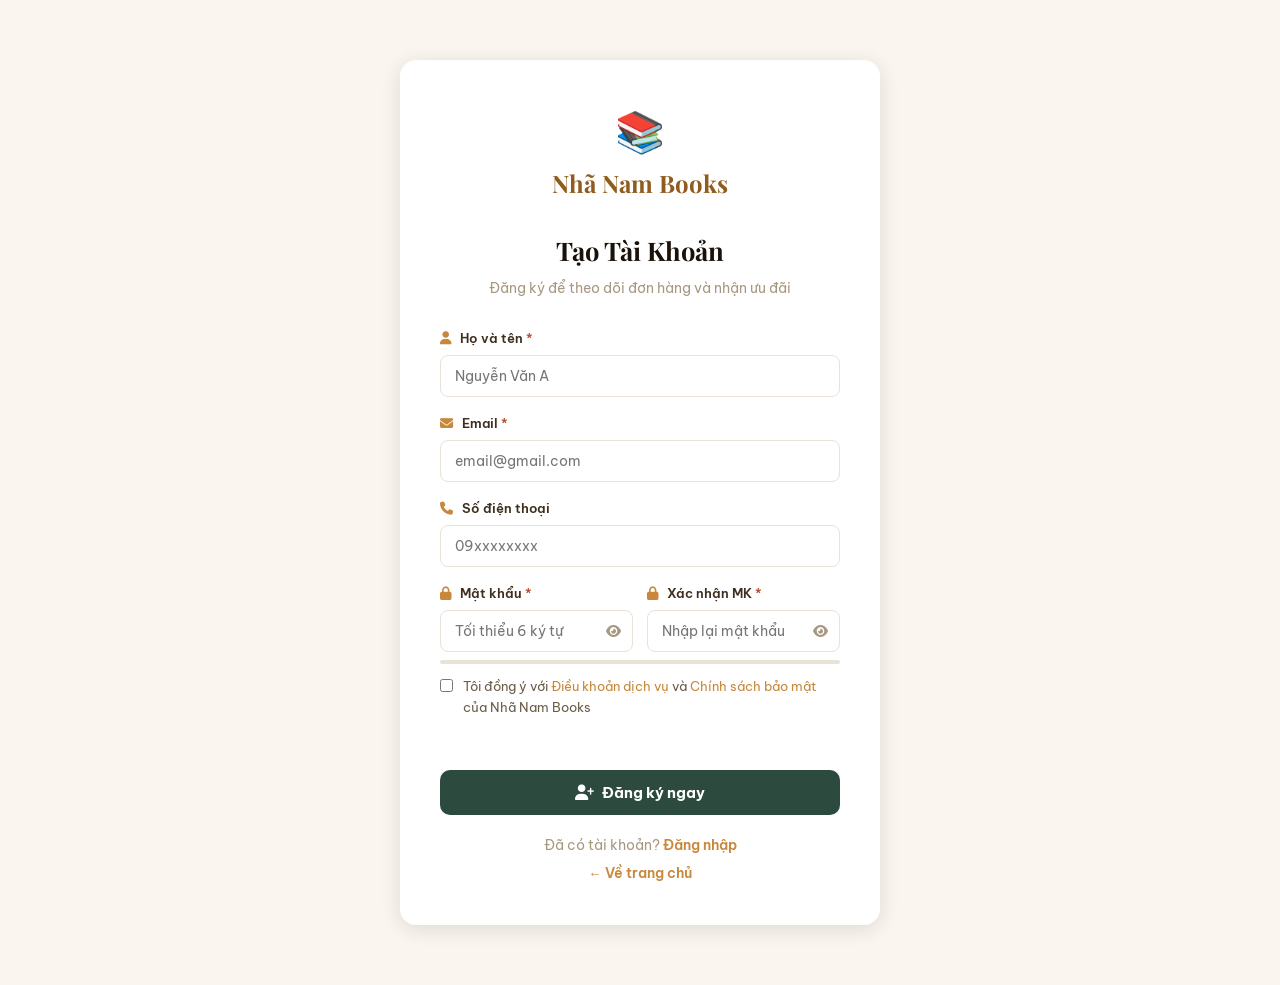
<file: user/register.html>
<!DOCTYPE html>
<html lang="vi">
<head>
  <meta charset="UTF-8" />
  <meta name="viewport" content="width=device-width, initial-scale=1.0" />
  <title>Đăng Ký — Nhã Nam Books</title>
  <link rel="stylesheet" href="css/style.css" />
  <link href="https://fonts.googleapis.com/css2?family=Playfair+Display:wght@700;900&family=Be+Vietnam+Pro:wght@400;500;600;700&display=swap" rel="stylesheet" />
  <link rel="stylesheet" href="https://cdnjs.cloudflare.com/ajax/libs/font-awesome/6.5.0/css/all.min.css" />
</head>
<body class="auth-page">

<div class="auth-container">
  <div class="auth-card" style="max-width:480px">
    <div class="auth-logo">
      <div class="logo-icon">📚</div>
      <div class="logo-name">Nhã Nam Books</div>
    </div>
    <h1 class="auth-title">Tạo Tài Khoản</h1>
    <p class="auth-subtitle">Đăng ký để theo dõi đơn hàng và nhận ưu đãi</p>

    <form onsubmit="handleRegister(event)" novalidate>
      <div class="form-group">
        <label>
          <i class="fas fa-user" style="color:var(--amber);margin-right:6px"></i>
          Họ và tên <span style="color:var(--rust)">*</span>
        </label>
        <input
          type="text"
          id="regName"
          required
          placeholder="Nguyễn Văn A"
          autocomplete="name"
        />
      </div>

      <div class="form-group">
        <label>
          <i class="fas fa-envelope" style="color:var(--amber);margin-right:6px"></i>
          Email <span style="color:var(--rust)">*</span>
        </label>
        <input
          type="email"
          id="regEmail"
          required
          placeholder="email@gmail.com"
          autocomplete="email"
        />
      </div>

      <div class="form-group">
        <label>
          <i class="fas fa-phone" style="color:var(--amber);margin-right:6px"></i>
          Số điện thoại
        </label>
        <input
          type="tel"
          id="regPhone"
          placeholder="09xxxxxxxx"
          autocomplete="tel"
        />
      </div>

      <div class="form-row-2">
        <div class="form-group">
          <label>
            <i class="fas fa-lock" style="color:var(--amber);margin-right:6px"></i>
            Mật khẩu <span style="color:var(--rust)">*</span>
          </label>
          <div style="position:relative">
            <input
              type="password"
              id="regPassword"
              required
              placeholder="Tối thiểu 6 ký tự"
              autocomplete="new-password"
              style="padding-right:44px"
            />
            <button type="button" onclick="togglePass('regPassword',this)"
              style="position:absolute;right:12px;top:50%;transform:translateY(-50%);color:var(--gray-400)">
              <i class="fas fa-eye"></i>
            </button>
          </div>
        </div>

        <div class="form-group">
          <label>
            <i class="fas fa-lock" style="color:var(--amber);margin-right:6px"></i>
            Xác nhận MK <span style="color:var(--rust)">*</span>
          </label>
          <div style="position:relative">
            <input
              type="password"
              id="regConfirm"
              required
              placeholder="Nhập lại mật khẩu"
              autocomplete="new-password"
              style="padding-right:44px"
            />
            <button type="button" onclick="togglePass('regConfirm',this)"
              style="position:absolute;right:12px;top:50%;transform:translateY(-50%);color:var(--gray-400)">
              <i class="fas fa-eye"></i>
            </button>
          </div>
        </div>
      </div>

      <!-- Password strength indicator -->
      <div id="passStrength" style="margin-top:-8px;margin-bottom:12px;height:4px;border-radius:2px;background:var(--gray-200);transition:all .3s">
        <div id="passStrengthBar" style="height:100%;border-radius:2px;width:0;transition:all .3s"></div>
      </div>
      <p id="passStrengthText" style="font-size:.75rem;color:var(--gray-400);margin-bottom:8px"></p>

      <!-- Terms -->
      <label style="display:flex;align-items:flex-start;gap:10px;font-size:.83rem;color:var(--gray-600);cursor:pointer;margin-bottom:4px">
        <input type="checkbox" id="agreeTerms" required style="margin-top:3px;accent-color:var(--amber)" />
        <span>Tôi đồng ý với <a href="#" style="color:var(--amber)">Điều khoản dịch vụ</a> và <a href="#" style="color:var(--amber)">Chính sách bảo mật</a> của Nhã Nam Books</span>
      </label>

      <p class="error-text" id="registerError"></p>

      <button type="submit" class="btn-auth" id="registerBtn">
        <i class="fas fa-user-plus"></i> Đăng ký ngay
      </button>
    </form>

    <div class="auth-footer">
      Đã có tài khoản? <a href="login.html">Đăng nhập</a>
    </div>
    <div class="auth-footer" style="margin-top:6px">
      <a href="index.html">← Về trang chủ</a>
    </div>
  </div>
</div>

<div class="toast" id="toast"></div>

<script src="js/config.js"></script>
<script src="js/auth.js"></script>
<script>
  // Redirect nếu đã đăng nhập
  if (Auth.isLoggedIn()) window.location.href = 'index.html';

  // Toggle show/hide password
  function togglePass(id, btn) {
    const input = document.getElementById(id);
    input.type = input.type === 'password' ? 'text' : 'password';
    btn.innerHTML = input.type === 'password'
      ? '<i class="fas fa-eye"></i>'
      : '<i class="fas fa-eye-slash"></i>';
  }

  // Password strength checker
  document.getElementById('regPassword').addEventListener('input', function () {
    const val = this.value;
    const bar = document.getElementById('passStrengthBar');
    const text = document.getElementById('passStrengthText');
    let strength = 0;
    if (val.length >= 6) strength++;
    if (val.length >= 10) strength++;
    if (/[A-Z]/.test(val)) strength++;
    if (/[0-9]/.test(val)) strength++;
    if (/[^A-Za-z0-9]/.test(val)) strength++;

    const levels = [
      { w: '0%',   c: 'transparent', t: '' },
      { w: '25%',  c: '#ef4444', t: 'Yếu' },
      { w: '50%',  c: '#f97316', t: 'Trung bình' },
      { w: '75%',  c: '#eab308', t: 'Khá' },
      { w: '100%', c: '#22c55e', t: 'Mạnh' },
    ];
    const lv = Math.min(strength, 4);
    bar.style.width = levels[lv].w;
    bar.style.background = levels[lv].c;
    text.textContent = val ? `Độ mạnh: ${levels[lv].t}` : '';
    text.style.color = levels[lv].c;
  });
</script>
</body>
</html>
</file>
<file: admin/css/admin.css>
/* ═══════════════════════════════════════
   ADMIN CSS — Nhã Nam Books Admin Panel
   ═══════════════════════════════════════ */

:root {
  --ink:          #1a1209;
  --cream:        #faf6ef;
  --amber:        #c8873a;
  --amber-light:  #f0d4aa;
  --amber-dark:   #8f5c1e;
  --forest:       #2d4a3e;
  --rust:         #b84c2d;
  --white:        #ffffff;
  --gray-50:      #faf9f7;
  --gray-100:     #f4f0ea;
  --gray-200:     #e8e2d8;
  --gray-400:     #a89880;
  --gray-600:     #6b5c48;
  --gray-800:     #3d2e1e;
  --sidebar-w:    256px;
  --topbar-h:     64px;
  --radius:       12px;
  --radius-sm:    8px;
  --shadow-sm:    0 1px 4px rgba(0,0,0,.07);
  --shadow-md:    0 4px 16px rgba(0,0,0,.10);
  --shadow-lg:    0 8px 32px rgba(0,0,0,.14);
  --transition:   all .22s ease;
}

/* ── Reset ─────────────────────────────── */
*, *::before, *::after { box-sizing: border-box; margin: 0; padding: 0; }
html { font-size: 15px; }
body {
  font-family: 'Be Vietnam Pro', sans-serif;
  background: #f0ebe2;
  color: var(--ink);
  display: flex;
  min-height: 100vh;
  line-height: 1.6;
}
a { text-decoration: none; color: inherit; }
button { cursor: pointer; border: none; background: none; font-family: inherit; }
input, select, textarea { font-family: inherit; }

/* ══════════════════════════════════════════
   SIDEBAR
   ══════════════════════════════════════════ */
.sidebar {
  width: var(--sidebar-w);
  background: #1a1209;
  min-height: 100vh;
  position: fixed;
  top: 0; left: 0; bottom: 0;
  display: flex;
  flex-direction: column;
  z-index: 200;
  transition: transform .3s ease;
  overflow-y: auto;
  overflow-x: hidden;
}
.sidebar.collapsed { transform: translateX(calc(-1 * var(--sidebar-w))); }

/* Header */
.sidebar-header { padding: 20px 18px 16px; border-bottom: 1px solid rgba(255,255,255,.06); }
.sidebar-logo { display: flex; align-items: center; gap: 12px; }
.logo-emoji { font-size: 2rem; flex-shrink: 0; }
.logo-text { display: flex; flex-direction: column; }
.logo-title {
  font-family: 'Playfair Display', serif;
  font-size: 1.1rem; font-weight: 700;
  color: var(--amber);
  line-height: 1.2;
}
.logo-sub { font-size: .68rem; color: #5a4a36; letter-spacing: .12em; text-transform: uppercase; }

/* Nav */
.sidebar-nav { flex: 1; padding: 14px 10px; }
.nav-section { margin-bottom: 24px; }
.nav-section-label {
  display: block;
  font-size: .65rem; font-weight: 700;
  color: #4a3a28;
  text-transform: uppercase;
  letter-spacing: .14em;
  padding: 0 10px;
  margin-bottom: 6px;
}
.nav-link {
  display: flex;
  align-items: center;
  gap: 11px;
  padding: 10px 14px;
  border-radius: 10px;
  font-size: .87rem;
  font-weight: 500;
  color: #8a7a68;
  transition: var(--transition);
  margin-bottom: 2px;
  position: relative;
}
.nav-link i:first-child { width: 18px; text-align: center; font-size: .95rem; }
.nav-link span { flex: 1; }
.nav-link .nav-ext { font-size: .7rem; color: #4a3a28; }
.nav-link:hover { background: rgba(255,255,255,.07); color: #d4c4b0; }
.nav-link.active {
  background: var(--amber);
  color: white;
  box-shadow: 0 4px 14px rgba(200,135,58,.35);
}
.nav-link.active i, .nav-link.active span { color: white; }
.nav-logout:hover { background: rgba(184,76,45,.2); color: #ff8a70; }

/* Nav badge */
.nav-badge {
  background: rgba(255,255,255,.15);
  color: white;
  font-size: .68rem; font-weight: 700;
  padding: 2px 7px;
  border-radius: 50px;
  min-width: 20px;
  text-align: center;
  display: flex;
  align-items: center;
  justify-content: center;
}
.pending-badge { background: var(--rust); }

/* Footer */
.sidebar-footer {
  padding: 16px 18px;
  border-top: 1px solid rgba(255,255,255,.06);
  display: flex;
  align-items: center;
  gap: 10px;
}
.admin-avatar {
  width: 36px; height: 36px;
  border-radius: 50%;
  background: var(--amber);
  color: white;
  font-size: .95rem; font-weight: 700;
  display: flex; align-items: center; justify-content: center;
  flex-shrink: 0;
}
.admin-name { font-size: .87rem; font-weight: 600; color: #d4c4b0; }
.admin-role { font-size: .72rem; color: #5a4a36; }

/* ══════════════════════════════════════════
   MAIN CONTENT
   ══════════════════════════════════════════ */
.admin-main {
  margin-left: var(--sidebar-w);
  flex: 1;
  min-height: 100vh;
  display: flex;
  flex-direction: column;
  transition: margin-left .3s ease;
}

/* TOP BAR */
.topbar {
  height: var(--topbar-h);
  background: var(--white);
  border-bottom: 1px solid var(--gray-200);
  display: flex;
  align-items: center;
  justify-content: space-between;
  padding: 0 28px;
  position: sticky;
  top: 0; z-index: 100;
  box-shadow: var(--shadow-sm);
}
.topbar-left { display: flex; align-items: center; gap: 14px; }
.sidebar-toggle-btn {
  width: 36px; height: 36px;
  border-radius: 8px;
  background: var(--gray-100);
  color: var(--gray-600);
  display: flex; align-items: center; justify-content: center;
  font-size: 1rem;
  transition: var(--transition);
}
.sidebar-toggle-btn:hover { background: var(--amber); color: white; }
.page-title {
  font-family: 'Playfair Display', serif;
  font-size: 1.15rem;
  font-weight: 700;
  color: var(--ink);
}
.topbar-right { display: flex; align-items: center; gap: 14px; }
.topbar-clock {
  display: flex; align-items: center; gap: 6px;
  font-size: .78rem; color: var(--gray-400);
}
.topbar-store-btn {
  display: flex; align-items: center; gap: 7px;
  background: var(--forest);
  color: white;
  padding: 8px 16px;
  border-radius: 8px;
  font-size: .82rem; font-weight: 600;
  transition: var(--transition);
}
.topbar-store-btn:hover { background: var(--amber-dark); }

/* SECTIONS */
.admin-section { display: none; padding: 24px 28px; flex: 1; }
.admin-section.active { display: block; }

/* ══════════════════════════════════════════
   DASHBOARD — STAT CARDS
   ══════════════════════════════════════════ */
.stat-cards {
  display: grid;
  grid-template-columns: repeat(6, 1fr);
  gap: 16px;
  margin-bottom: 24px;
}
@media (max-width: 1200px) { .stat-cards { grid-template-columns: repeat(3, 1fr); } }
@media (max-width: 768px)  { .stat-cards { grid-template-columns: repeat(2, 1fr); } }

.stat-card {
  background: white;
  border-radius: var(--radius);
  padding: 20px 18px;
  display: flex;
  align-items: center;
  gap: 14px;
  box-shadow: var(--shadow-sm);
  transition: var(--transition);
  position: relative;
  overflow: hidden;
}
.stat-card::before {
  content: '';
  position: absolute;
  top: 0; left: 0;
  width: 3px; height: 100%;
}
.stat-card.blue::before  { background: #3b82f6; }
.stat-card.green::before { background: #22c55e; }
.stat-card.orange::before { background: #f97316; }
.stat-card.red::before   { background: #ef4444; }
.stat-card.purple::before { background: #a855f7; }
.stat-card.yellow::before { background: #eab308; }
.stat-card:hover { transform: translateY(-2px); box-shadow: var(--shadow-md); }

.stat-icon {
  width: 46px; height: 46px;
  border-radius: 10px;
  display: flex; align-items: center; justify-content: center;
  font-size: 1.2rem;
  flex-shrink: 0;
}
.stat-card.blue .stat-icon   { background: #dbeafe; color: #2563eb; }
.stat-card.green .stat-icon  { background: #dcfce7; color: #16a34a; }
.stat-card.orange .stat-icon { background: #ffedd5; color: #ea580c; }
.stat-card.red .stat-icon    { background: #fee2e2; color: #dc2626; }
.stat-card.purple .stat-icon { background: #f3e8ff; color: #9333ea; }
.stat-card.yellow .stat-icon { background: #fefce8; color: #ca8a04; }

.stat-body { flex: 1; min-width: 0; }
.stat-value { font-size: 1.5rem; font-weight: 800; color: var(--ink); line-height: 1.1; }
.stat-label { font-size: .72rem; color: var(--gray-400); margin-top: 3px; white-space: nowrap; overflow: hidden; text-overflow: ellipsis; }
.stat-trend { font-size: .8rem; color: #22c55e; }

/* ══════════════════════════════════════════
   DASHBOARD GRID
   ══════════════════════════════════════════ */
.dashboard-grid {
  display: grid;
  grid-template-columns: 1fr 340px;
  gap: 20px;
}
@media (max-width: 1100px) { .dashboard-grid { grid-template-columns: 1fr; } }
.dashboard-right { display: flex; flex-direction: column; gap: 0; }

/* ══════════════════════════════════════════
   PANEL
   ══════════════════════════════════════════ */
.panel {
  background: white;
  border-radius: var(--radius);
  box-shadow: var(--shadow-sm);
  overflow: hidden;
  margin-top: 20px;
}
.panel-header {
  display: flex;
  align-items: center;
  justify-content: space-between;
  padding: 16px 20px;
  border-bottom: 1px solid var(--gray-100);
}
.panel-header h3 {
  font-size: .92rem;
  font-weight: 700;
  display: flex;
  align-items: center;
  gap: 8px;
  color: var(--ink);
}
.panel-header h3 i { color: var(--amber); }
.panel-link {
  font-size: .78rem;
  color: var(--amber);
  font-weight: 600;
  transition: var(--transition);
}
.panel-link:hover { color: var(--amber-dark); }

/* ══════════════════════════════════════════
   TABLE
   ══════════════════════════════════════════ */
.table-wrap { overflow-x: auto; }
.admin-table { width: 100%; border-collapse: collapse; }
.admin-table thead th {
  padding: 11px 16px;
  text-align: left;
  font-size: .72rem;
  font-weight: 700;
  color: var(--gray-400);
  text-transform: uppercase;
  letter-spacing: .06em;
  background: var(--gray-50);
  border-bottom: 1px solid var(--gray-200);
  white-space: nowrap;
}
.col-id {
    width: 50px;
}

.col-thumb {
    width: 60px;
}

.col-action {
    width: 100px;
}
.col-action-lg {
    width: 130px;
}
.col-order-id {
    width: 60px;
}
.col-status {
    width: 160px;
}
.col-action-sm {
    width: 90px;
}
.password-wrapper {
    position: relative;
}
#accPassword {
    padding-right: 44px;
}
.btn-toggle-password {
    position: absolute;
    right: 12px;
    top: 50%;
    transform: translateY(-50%);
    color: #999;
    background: none;
    border: none;
    cursor: pointer;
}
.form-section-title{
  margin-top:20px
}
.admin-table tbody td {
  padding: 13px 16px;
  font-size: .85rem;
  border-bottom: 1px solid #f6f2ec;
  vertical-align: middle;
}
.admin-table tbody tr:last-child td { border-bottom: none; }
.admin-table tbody tr:hover td { background: #faf8f5; }
.loading-cell { text-align: center; padding: 48px !important; color: var(--gray-400); font-size: .9rem; }

/* Book thumbnail in table */
.book-thumb-cell { width: 44px; height: 58px; border-radius: 5px; overflow: hidden; }
.book-thumb-cell img { width: 100%; height: 100%; object-fit: cover; }

/* ══════════════════════════════════════════
   TOP BOOKS LIST
   ══════════════════════════════════════════ */
.top-books-list { padding: 6px 0; }
.top-book-row {
  display: flex;
  align-items: center;
  gap: 12px;
  padding: 12px 20px;
  border-bottom: 1px solid var(--gray-100);
  transition: var(--transition);
}
.top-book-row:last-child { border-bottom: none; }
.top-book-row:hover { background: var(--gray-50); }
.top-rank {
  width: 26px; height: 26px;
  border-radius: 50%;
  background: var(--amber-light);
  color: var(--amber-dark);
  font-size: .75rem; font-weight: 800;
  display: flex; align-items: center; justify-content: center;
  flex-shrink: 0;
}
.top-rank.rank-1 { background: #ffd700; color: #7a5800; }
.top-rank.rank-2 { background: #e2e8f0; color: #475569; }
.top-rank.rank-3 { background: #fed7aa; color: #92400e; }
.top-book-cover { font-size: 1.4rem; flex-shrink: 0; }
.top-book-info { flex: 1; min-width: 0; }
.top-book-name {
  font-size: .83rem; font-weight: 600;
  white-space: nowrap; overflow: hidden; text-overflow: ellipsis;
}
.top-book-meta { font-size: .72rem; color: var(--gray-400); }
.top-book-sold { text-align: right; flex-shrink: 0; }
.top-book-sold strong { display: block; font-size: .9rem; font-weight: 700; color: var(--rust); }
.top-book-sold span { font-size: .7rem; color: var(--gray-400); }

/* ══════════════════════════════════════════
   ORDER CHART
   ══════════════════════════════════════════ */
.chart-container { padding: 14px 20px 18px; }
.chart-bar-row { display: flex; align-items: center; gap: 10px; margin-bottom: 10px; }
.chart-bar-label { font-size: .75rem; color: var(--gray-600); width: 100px; flex-shrink: 0; }
.chart-bar-track {
  flex: 1;
  height: 8px;
  background: var(--gray-100);
  border-radius: 4px;
  overflow: hidden;
}
.chart-bar-fill { height: 100%; border-radius: 4px; transition: width .6s ease; }
.chart-bar-val { font-size: .78rem; font-weight: 700; color: var(--ink); width: 24px; text-align: right; flex-shrink: 0; }

/* ══════════════════════════════════════════
   TOOLBAR
   ══════════════════════════════════════════ */
.section-toolbar {
  display: flex;
  align-items: center;
  justify-content: space-between;
  margin-bottom: 18px;
  gap: 12px;
  flex-wrap: wrap;
}
.toolbar-filters { display: flex; align-items: center; gap: 10px; flex-wrap: wrap; }
.search-wrap {
  display: flex;
  align-items: center;
  gap: 8px;
  border: 1.5px solid var(--gray-200);
  border-radius: 8px;
  padding: 8px 14px;
  background: white;
  transition: var(--transition);
}
.summary-title {
    font-size: 0.95rem;
    color: #666;
}
#catTotal {
    color: var(--ink); 
    font-weight: 700;
}
.search-wrap:focus-within { border-color: var(--amber); box-shadow: 0 0 0 3px rgba(200,135,58,.1); }
.search-wrap i { color: var(--gray-400); font-size: .85rem; }
.search-wrap input { border: none; outline: none; font-size: .87rem; width: 220px; background: transparent; }
.filter-select {
  padding: 9px 14px;
  border: 1.5px solid var(--gray-200);
  border-radius: 8px;
  font-size: .85rem;
  background: white;
  outline: none;
  cursor: pointer;
  transition: var(--transition);
}
.filter-select:focus { border-color: var(--amber); }
.btn-add-new {
  display: flex;
  align-items: center;
  gap: 8px;
  background: var(--forest);
  color: white;
  padding: 10px 20px;
  border-radius: 8px;
  font-size: .87rem;
  font-weight: 600;
  transition: var(--transition);
  white-space: nowrap;
}
.btn-add-new:hover { background: var(--amber-dark); transform: translateY(-1px); box-shadow: var(--shadow-sm); }

/* ══════════════════════════════════════════
   ACTION BUTTONS IN TABLE
   ══════════════════════════════════════════ */
.action-group { display: flex; align-items: center; gap: 5px; }
.btn-action {
  width: 32px; height: 32px;
  border-radius: 7px;
  display: flex; align-items: center; justify-content: center;
  font-size: .8rem;
  transition: var(--transition);
  flex-shrink: 0;
}
.btn-action:disabled { opacity: .35; cursor: not-allowed; }
.btn-edit  { background: #dbeafe; color: #2563eb; }
.btn-edit:hover  { background: #2563eb; color: white; }
.btn-del   { background: #fee2e2; color: #dc2626; }
.btn-del:hover   { background: #dc2626; color: white; }
.btn-warn  { background: #ffedd5; color: #ea580c; }
.btn-warn:hover  { background: #ea580c; color: white; }
.btn-ok    { background: #dcfce7; color: #16a34a; }
.btn-ok:hover    { background: #16a34a; color: white; }
.btn-info  { background: #f3e8ff; color: #9333ea; }
.btn-info:hover  { background: #9333ea; color: white; }

/* STATUS BADGES */
.status-badge {
  display: inline-flex; align-items: center;
  padding: 4px 10px;
  border-radius: 50px;
  font-size: .73rem; font-weight: 700;
  white-space: nowrap;
}
.badge-pending    { background: #fff7ed; color: #ea580c; }
.badge-processing { background: #eff6ff; color: #2563eb; }
.badge-shipping   { background: #ecfdf5; color: #059669; }
.badge-done       { background: #f0fdf4; color: #166534; }
.badge-cancelled  { background: #fef2f2; color: #dc2626; }
.badge-admin      { background: #fff7ed; color: #ea580c; }
.badge-user       { background: #eff6ff; color: #2563eb; }
.badge-active     { background: #f0fdf4; color: #16a34a; }
.badge-inactive   { background: #fef2f2; color: #dc2626; }

/* Mini badges */
.mini-badge {
  font-size: .65rem; font-weight: 700;
  padding: 2px 6px;
  border-radius: 4px;
  display: inline-block;
}
.badge-new  { background: var(--forest); color: white; }
.badge-sale { background: var(--rust);   color: white; }

/* Status select in orders table */
.status-select {
  padding: 5px 10px;
  border-radius: 6px;
  font-size: .78rem;
  font-weight: 600;
  border: 1.5px solid;
  outline: none;
  cursor: pointer;
  background: white;
  font-family: inherit;
  width: 100%;
}

/* ══════════════════════════════════════════
   MODAL BACKDROP
   ══════════════════════════════════════════ */
.modal-backdrop {
  position: fixed; inset: 0;
  background: rgba(0,0,0,.45);
  z-index: 400;
  display: none;
  -webkit-backdrop-filter: blur(2px);
  backdrop-filter: blur(2px);
}
.modal-backdrop.open { display: block; }

/* ══════════════════════════════════════════
   MODAL BOX
   ══════════════════════════════════════════ */
.modal-box {
  position: fixed;
  top: 50%; left: 50%;
  transform: translate(-50%, -48%) scale(.96);
  background: white;
  border-radius: 16px;
  z-index: 500;
  width: 90%;
  max-width: 600px;
  max-height: 88vh;
  overflow-y: auto;
  opacity: 0;
  pointer-events: none;
  transition: all .25s ease;
  box-shadow: var(--shadow-lg);
}
.modal-box.modal-sm { max-width: 420px; }
.modal-box.modal-lg { max-width: 760px; }
.modal-box.open {
  opacity: 1;
  transform: translate(-50%, -50%) scale(1);
  pointer-events: all;
}
.modal-header {
  display: flex;
  align-items: center;
  justify-content: space-between;
  padding: 18px 24px;
  border-bottom: 1px solid var(--gray-200);
  position: sticky;
  top: 0; background: white;
  border-radius: 16px 16px 0 0;
  z-index: 1;
}
.modal-header h3 { font-family: 'Playfair Display', serif; font-size: 1.1rem; }
.modal-close-btn {
  width: 32px; height: 32px;
  border-radius: 50%;
  background: var(--gray-100);
  color: var(--gray-600);
  display: flex; align-items: center; justify-content: center;
  font-size: .9rem;
  transition: var(--transition);
}
.modal-close-btn:hover { background: var(--rust); color: white; }
.modal-body { padding: 22px 24px; }
.modal-footer {
  display: flex;
  justify-content: flex-end;
  gap: 10px;
  padding: 16px 24px;
  border-top: 1px solid var(--gray-100);
  position: sticky;
  bottom: 0; background: white;
  border-radius: 0 0 16px 16px;
}
.btn-save {
  background: var(--forest);
  color: white;
  padding: 10px 22px;
  border-radius: 8px;
  font-size: .87rem;
  font-weight: 700;
  display: flex; align-items: center; gap: 7px;
  transition: var(--transition);
}
.btn-save:hover { background: var(--amber-dark); }
.btn-save:disabled { opacity: .6; cursor: not-allowed; }
.btn-cancel {
  background: var(--gray-100);
  color: var(--gray-600);
  padding: 10px 20px;
  border-radius: 8px;
  font-size: .87rem;
  font-weight: 500;
  transition: var(--transition);
}
.btn-cancel:hover { background: var(--gray-200); }
.btn-danger {
  background: var(--rust);
  color: white;
  padding: 10px 22px;
  border-radius: 8px;
  font-size: .87rem;
  font-weight: 700;
  display: flex; align-items: center; gap: 7px;
  transition: var(--transition);
}
.btn-danger:hover { background: #9a3a20; }

/* ══════════════════════════════════════════
   FORM ELEMENTS
   ══════════════════════════════════════════ */
.form-row-2 { display: grid; grid-template-columns: 1fr 1fr; gap: 14px; }
.form-field { margin-bottom: 15px; }
.form-field label {
  display: block;
  font-size: .78rem; font-weight: 700;
  color: var(--gray-800);
  margin-bottom: 6px;
}
.req { color: var(--rust); margin-left: 2px; }
.form-field input,
.form-field select,
.form-field textarea {
  width: 100%;
  padding: 10px 13px;
  border: 1.5px solid var(--gray-200);
  border-radius: 8px;
  font-size: .87rem;
  color: var(--ink);
  outline: none;
  transition: var(--transition);
}
.form-field input:focus,
.form-field select:focus,
.form-field textarea:focus {
  border-color: var(--amber);
  box-shadow: 0 0 0 3px rgba(200,135,58,.1);
}
.form-field textarea { resize: vertical; min-height: 80px; }
.form-field small { display: block; margin-top: 4px; }
.form-hint {
    color: #999;
    font-size: 0.75rem;
}
.form-section-title {
  font-size: .88rem;
  font-weight: 700;
  color: var(--ink);
  display: flex;
  align-items: center;
  gap: 8px;
  margin-bottom: 14px;
  padding-bottom: 8px;
  border-bottom: 1px solid var(--gray-100);
}
.form-section-title i { color: var(--amber); }

/* Checkbox */
.checkbox-label {
  display: flex;
  align-items: center;
  gap: 10px;
  cursor: pointer;
  padding: 10px 14px;
  border: 1.5px solid var(--gray-200);
  border-radius: 8px;
  transition: var(--transition);
  font-size: .85rem;
  font-weight: 600;
}
.checkbox-label:hover { border-color: var(--amber); background: #faf6ef; }
.checkbox-label input[type="checkbox"] { accent-color: var(--amber); width: 16px; height: 16px; }

/* Order items in add order form */
.order-item-row-form {
  display: flex;
  align-items: center;
  gap: 10px;
  margin-bottom: 10px;
  background: var(--gray-50);
  padding: 10px 12px;
  border-radius: 8px;
  border: 1px solid var(--gray-200);
}
.order-item-row-form select {
  flex: 1;
  padding: 8px 10px;
  border: 1px solid var(--gray-200);
  border-radius: 6px;
  font-size: .83rem;
  outline: none;
}
.order-item-row-form input[type="number"] {
  padding: 8px 10px;
  border: 1px solid var(--gray-200);
  border-radius: 6px;
  font-size: .83rem;
  outline: none;
  text-align: center;
}
.btn-add-item {
  display: inline-flex;
  align-items: center;
  gap: 6px;
  background: var(--amber-light);
  color: var(--amber-dark);
  padding: 5px 12px;
  border-radius: 6px;
  font-size: .78rem;
  font-weight: 600;
  margin-left: auto;
  transition: var(--transition);
}
.btn-add-item:hover { background: var(--amber); color: white; }
.order-total-row {
  display: flex;
  align-items: center;
  justify-content: flex-end;
  gap: 12px;
  margin-top: 14px;
  padding-top: 12px;
  border-top: 2px solid var(--gray-200);
  font-size: .92rem;
  color: var(--gray-600);
}
.order-total-row strong { font-size: 1.2rem; color: var(--rust); }

/* Order detail modal */
.order-detail-grid { display: grid; grid-template-columns: 1fr 1fr; gap: 16px; }
.order-detail-block { background: var(--gray-50); border-radius: var(--radius-sm); padding: 14px 16px; }
.order-detail-block h4 {
  font-size: .82rem; font-weight: 700;
  color: var(--gray-600);
  display: flex; align-items: center; gap: 7px;
  margin-bottom: 12px;
  padding-bottom: 8px;
  border-bottom: 1px solid var(--gray-200);
}
.order-detail-block h4 i { color: var(--amber); }
.detail-info-table { width: 100%; border-collapse: collapse; }
.detail-info-table td { padding: 6px 0; font-size: .82rem; border-bottom: 1px solid #eee; vertical-align: top; }
.detail-info-table td:first-child { color: var(--gray-400); width: 80px; white-space: nowrap; }
.detail-info-table tr:last-child td { border-bottom: none; }

/* ══════════════════════════════════════════
   CONFIRM DIALOG
   ══════════════════════════════════════════ */
.confirm-dialog {
  position: fixed;
  top: 50%; left: 50%;
  transform: translate(-50%, -50%);
  background: white;
  border-radius: 16px;
  z-index: 600;
  width: 90%; max-width: 380px;
  padding: 32px 28px 24px;
  text-align: center;
  box-shadow: var(--shadow-lg);
  display: none;
}
.confirm-dialog.open { display: block; }
.confirm-icon { font-size: 2.4rem; color: #f97316; margin-bottom: 14px; }
.confirm-dialog h3 { font-family: 'Playfair Display', serif; font-size: 1.15rem; margin-bottom: 8px; }
.confirm-dialog p { font-size: .86rem; color: var(--gray-600); line-height: 1.6; margin-bottom: 22px; }
.confirm-btns { display: flex; gap: 10px; justify-content: center; }

/* ══════════════════════════════════════════
   TOAST
   ══════════════════════════════════════════ */
.admin-toast {
  position: fixed;
  bottom: 24px; right: 24px;
  background: var(--forest);
  color: white;
  padding: 12px 22px;
  border-radius: 10px;
  font-size: .87rem; font-weight: 600;
  z-index: 9999;
  box-shadow: var(--shadow-lg);
  transform: translateY(80px);
  opacity: 0;
  transition: all .32s ease;
  max-width: 340px;
}
.admin-toast.show { transform: translateY(0); opacity: 1; }
.admin-toast.error { background: var(--rust); }
.admin-toast.warning { background: #ea580c; }

/* ══════════════════════════════════════════
   RESPONSIVE
   ══════════════════════════════════════════ */
@media (max-width: 900px) {
  .admin-main { margin-left: 0; }
  .sidebar { transform: translateX(calc(-1 * var(--sidebar-w))); }
  .sidebar.mobile-open { transform: translateX(0); }
  .admin-section { padding: 16px 14px; }
  .topbar { padding: 0 14px; }
  .stat-cards { grid-template-columns: repeat(2, 1fr); }
  .form-row-2 { grid-template-columns: 1fr; }
  .order-detail-grid { grid-template-columns: 1fr; }
  .modal-box { max-width: 98%; border-radius: 12px; }
}
@media (max-width: 480px) {
  .stat-cards { grid-template-columns: 1fr 1fr; }
  .search-wrap input { width: 140px; }
  .toolbar-filters { gap: 7px; }
}
</file>
<file: user/css/style.css>
/* ===== CSS VARIABLES ===== */
:root {
  --ink: #1a1209;
  --cream: #faf6ef;
  --amber: #c8873a;
  --amber-light: #f0d4aa;
  --amber-dark: #8f5c1e;
  --forest: #2d4a3e;
  --rust: #b84c2d;
  --mist: #f4f0ea;
  --white: #ffffff;
  --gray-100: #f8f5f0;
  --gray-200: #e8e2d8;
  --gray-400: #a89880;
  --gray-600: #6b5c48;
  --gray-800: #3d2e1e;
  --shadow-sm: 0 2px 8px rgba(26,18,9,0.08);
  --shadow-md: 0 4px 20px rgba(26,18,9,0.12);
  --shadow-lg: 0 8px 40px rgba(26,18,9,0.18);
  --radius: 12px;
  --radius-sm: 6px;
}
*, *::before, *::after { box-sizing: border-box; margin: 0; padding: 0; }
html { scroll-behavior: smooth; }
body { font-family: 'Be Vietnam Pro', sans-serif; background: var(--cream); color: var(--ink); line-height: 1.6; }
a { text-decoration: none; color: inherit; }
ul { list-style: none; }
button { cursor: pointer; border: none; background: none; font-family: inherit; }
img { max-width: 100%; }
.container { max-width: 1200px; margin: 0 auto; padding: 0 24px; }

/* ===== HEADER ===== */
.site-header { position: sticky; top: 0; z-index: 100; background: white; box-shadow: var(--shadow-sm); }
.header-top-bar { background: var(--forest); color: #a8c4b4; font-size: 0.75rem; padding: 7px 0; }
.header-top-bar .container { display: flex; gap: 24px; align-items: center; }
.header-top-bar span { display: flex; align-items: center; gap: 5px; }
.header-main-row { padding: 14px 0; }
.header-main-row .container { display: flex; align-items: center; gap: 20px; }
.logo { display: flex; align-items: center; gap: 10px; flex-shrink: 0; }
.logo-icon { font-size: 2rem; }
.logo-name { font-family: 'Playfair Display', serif; font-size: 1.3rem; font-weight: 700; color: var(--amber-dark); }
.logo-sub { font-size: 0.65rem; letter-spacing: 0.3em; color: var(--gray-400); text-transform: uppercase; }

.search-box { flex: 1; display: flex; border: 2px solid var(--gray-200); border-radius: 50px; overflow: hidden; transition: border-color .2s; }
.search-box:focus-within { border-color: var(--amber); }
.search-box input { flex: 1; padding: 10px 18px; border: none; outline: none; font-size: 0.9rem; font-family: inherit; background: none; }
.search-box button { padding: 10px 18px; background: var(--amber); color: white; font-size: 0.95rem; transition: background .2s; }
.search-box button:hover { background: var(--amber-dark); }

.header-right { display: flex; align-items: center; gap: 10px; flex-shrink: 0; }
.cart-btn { position: relative; padding: 10px 12px; color: var(--gray-800); font-size: 1.15rem; transition: color .2s; }
.cart-btn:hover { color: var(--amber); }
.cart-count { position: absolute; top: 2px; right: 2px; background: var(--rust); color: white; font-size: 0.62rem; font-weight: 700; width: 17px; height: 17px; border-radius: 50%; display: none; align-items: center; justify-content: center; }

/* Auth links in header */
.header-user { display: flex; align-items: center; gap: 6px; font-size: 0.85rem; font-weight: 500; color: var(--gray-800); }
.header-link { font-size: 0.85rem; color: var(--gray-600); transition: color .2s; }
.header-link:hover { color: var(--amber); }
.btn-register-header { background: var(--amber); color: white; padding: 8px 16px; border-radius: 50px; font-size: 0.82rem; font-weight: 600; transition: background .2s; }
.btn-register-header:hover { background: var(--amber-dark); }
.btn-logout { background: none; border: 1px solid var(--gray-200); color: var(--gray-600); padding: 7px 14px; border-radius: 50px; font-size: 0.82rem; transition: all .2s; }
.btn-logout:hover { background: var(--rust); color: white; border-color: var(--rust); }

/* NAV */
.site-nav { background: var(--mist); border-top: 1px solid var(--gray-200); }
.site-nav .container { display: flex; gap: 0; overflow-x: auto; }
.site-nav a { display: block; padding: 11px 18px; font-size: 0.87rem; font-weight: 500; color: var(--gray-600); white-space: nowrap; transition: color .2s; border-bottom: 2px solid transparent; }
.site-nav a:hover { color: var(--amber-dark); border-bottom-color: var(--amber); }

/* ===== HERO ===== */
.hero-section { background: var(--forest); padding: 64px 0; position: relative; overflow: hidden; }
.hero-section::before { content: ''; position: absolute; inset: 0; background: radial-gradient(ellipse at 60% 50%, #4a7a64, var(--forest)); }
.hero-inner { position: relative; z-index: 1; display: flex; align-items: center; gap: 60px; }
.hero-tag { font-size: 0.78rem; letter-spacing: 0.15em; color: var(--amber-light); text-transform: uppercase; margin-bottom: 14px; }
.hero-title { font-family: 'Playfair Display', serif; font-size: clamp(2.2rem, 4vw, 3.4rem); color: white; line-height: 1.15; margin-bottom: 16px; }
.hero-title em { color: var(--amber); font-style: normal; }
.hero-subtitle { color: #a8c4b4; font-size: 0.95rem; max-width: 400px; margin-bottom: 30px; line-height: 1.8; }
.hero-cta { display: flex; gap: 12px; flex-wrap: wrap; }
.btn-primary { display: inline-flex; align-items: center; gap: 8px; background: var(--amber); color: white; padding: 13px 28px; border-radius: 50px; font-weight: 600; font-size: 0.92rem; border: 2px solid var(--amber); transition: all .2s; }
.btn-primary:hover { background: transparent; color: var(--amber); }
.btn-outline-white { display: inline-flex; align-items: center; background: transparent; color: white; padding: 13px 28px; border-radius: 50px; font-weight: 500; font-size: 0.92rem; border: 2px solid rgba(255,255,255,.35); transition: all .2s; }
.btn-outline-white:hover { border-color: white; }

/* Slider */
.hero-slider { flex-shrink: 0; width: 240px; height: 300px; position: relative; }
.slide { position: absolute; inset: 0; border-radius: 14px; overflow: hidden; opacity: 0; transition: opacity .6s; cursor: pointer; }
.slide.active { opacity: 1; }
.slide img { width: 100%; height: 100%; object-fit: cover; }
.slide-info { position: absolute; bottom: 0; left: 0; right: 0; background: linear-gradient(transparent, rgba(0,0,0,.8)); padding: 20px 14px 14px; color: white; }
.slide-info h3 { font-size: 0.88rem; font-weight: 700; margin-bottom: 2px; }
.slide-info p { font-size: 0.75rem; opacity: .8; }
.slide-price { font-size: 0.85rem; font-weight: 700; color: var(--amber-light); }

/* ===== STATS BAR ===== */
.stats-strip { background: var(--amber); padding: 18px 0; }
.stats-strip .container { display: flex; justify-content: center; align-items: center; gap: 0; flex-wrap: wrap; }
.strip-stat { padding: 0 36px; text-align: center; }
.strip-stat strong { display: block; font-size: 1.15rem; font-weight: 700; color: white; }
.strip-stat span { font-size: 0.78rem; color: rgba(255,255,255,.85); }
.strip-divider { width: 1px; height: 32px; background: rgba(255,255,255,.3); }

/* ===== BOOKS SECTION ===== */
.books-section { padding: 72px 0; }
.section-top { display: flex; align-items: center; justify-content: space-between; flex-wrap: wrap; gap: 16px; margin-bottom: 32px; }
.section-title { font-family: 'Playfair Display', serif; font-size: 1.9rem; color: var(--ink); }
.sort-select { padding: 8px 14px; border: 1px solid var(--gray-200); border-radius: 8px; font-family: inherit; font-size: 0.85rem; outline: none; color: var(--gray-600); }
.sort-select:focus { border-color: var(--amber); }

/* Category Tabs */
.cat-tabs { display: flex; gap: 6px; flex-wrap: wrap; margin-bottom: 28px; }
.cat-tab { padding: 7px 16px; border-radius: 50px; border: 1px solid var(--gray-200); font-size: 0.83rem; font-weight: 500; color: var(--gray-600); background: white; transition: all .2s; }
.cat-tab:hover, .cat-tab.active { background: var(--amber); color: white; border-color: var(--amber); }

/* Book Grid */
.books-grid { display: grid; grid-template-columns: repeat(auto-fill, minmax(210px, 1fr)); gap: 24px; }
.loading-container {
    grid-column: 1 / -1;
    text-align: center;
    padding: 60px;
    color: #a89880;
}

.loading-icon {
    font-size: 2rem;
}

.loading-text {
    margin-top: 12px;
}
.book-card { background: white; border-radius: var(--radius); overflow: hidden; box-shadow: var(--shadow-sm); cursor: pointer; transition: all .25s; }
.book-card:hover { transform: translateY(-5px); box-shadow: var(--shadow-md); }
.book-card-img { position: relative; aspect-ratio: 3/4; overflow: hidden; background: var(--gray-100); }
.book-card-img img { width: 100%; height: 100%; object-fit: cover; transition: transform .4s; }
.book-card:hover .book-card-img img { transform: scale(1.05); }
.book-fallback { width: 100%; height: 100%; display: flex; align-items: center; justify-content: center; font-size: 3.5rem; background: linear-gradient(135deg, var(--amber-light), var(--gray-100)); }
.badge-new { position: absolute; top: 10px; left: 10px; background: var(--forest); color: white; font-size: 0.65rem; font-weight: 700; padding: 3px 7px; border-radius: 4px; }
.badge-sale { position: absolute; top: 10px; right: 10px; background: var(--rust); color: white; font-size: 0.65rem; font-weight: 700; padding: 3px 7px; border-radius: 4px; }
.quick-cart-btn { position: absolute; bottom: 10px; left: 50%; transform: translateX(-50%) translateY(50px); background: var(--amber); color: white; padding: 7px 14px; border-radius: 50px; font-size: 0.78rem; font-weight: 600; white-space: nowrap; transition: all .3s; opacity: 0; width: max-content; }
.book-card:hover .quick-cart-btn { transform: translateX(-50%) translateY(0); opacity: 1; }
.book-card-body { padding: 14px; }
.book-cat-label { font-size: 0.7rem; color: var(--amber); font-weight: 600; letter-spacing: .08em; text-transform: uppercase; margin-bottom: 5px; }
.book-title { font-weight: 600; font-size: 0.9rem; line-height: 1.4; color: var(--ink); margin-bottom: 4px; display: -webkit-box; -webkit-line-clamp: 2;line-clamp: 2; -webkit-box-orient: vertical; overflow: hidden; }
.book-author { font-size: 0.78rem; color: var(--gray-400); margin-bottom: 10px; }
.book-price-row { display: flex; align-items: flex-end; justify-content: space-between; }
.book-price { font-weight: 700; font-size: 0.95rem; color: var(--rust); }
.book-price-old { font-size: 0.75rem; color: var(--gray-400); text-decoration: line-through; }
.book-sold { font-size: 0.72rem; color: var(--gray-400); }

/* Pagination */
.pagination { display: flex; justify-content: center; gap: 8px; margin-top: 48px; }
.page-btn { width: 38px; height: 38px; border-radius: 8px; border: 1px solid var(--gray-200); font-size: 0.88rem; font-weight: 500; color: var(--gray-600); background: white; transition: all .2s; }
.page-btn:hover, .page-btn.active { background: var(--amber); color: white; border-color: var(--amber); }

/* ===== NEWSLETTER ===== */
.newsletter-section { background: var(--forest); padding: 72px 24px; text-align: center; }
.newsletter-section h2 { font-family: 'Playfair Display', serif; font-size: 1.9rem; color: white; margin-bottom: 10px; }
.newsletter-section p { color: #a8c4b4; margin-bottom: 28px; }
.newsletter-form { display: flex; max-width: 460px; margin: 0 auto; border-radius: 50px; overflow: hidden; box-shadow: var(--shadow-lg); }
.newsletter-form input { flex: 1; padding: 13px 22px; border: none; outline: none; font-family: inherit; font-size: 0.9rem; }
.newsletter-form button { background: var(--amber); color: white; padding: 13px 24px; font-weight: 600; transition: background .2s; white-space: nowrap; }
.newsletter-form button:hover { background: var(--amber-dark); }

/* ===== FOOTER ===== */
.site-footer { background: var(--ink); color: #a89880; padding: 56px 0 0; }
.footer-grid { display: grid; grid-template-columns: 2fr 1fr 1fr 1fr; gap: 36px; }
.footer-logo { font-family: 'Playfair Display', serif; font-size: 1.15rem; color: var(--amber); margin-bottom: 10px; }
.site-footer p { font-size: 0.83rem; line-height: 1.8; }
.site-footer h4 { color: white; margin-bottom: 14px; font-size: 0.85rem; text-transform: uppercase; letter-spacing: .1em; }
.site-footer ul li { margin-bottom: 7px; }
.site-footer ul a { font-size: 0.83rem; transition: color .2s; }
.site-footer ul a:hover { color: var(--amber); }
.social-row { display: flex; gap: 10px; }
.social-btn { width: 34px; height: 34px; border-radius: 50%; background: rgba(255,255,255,.08); display: flex; align-items: center; justify-content: center; transition: all .2s; }
.footer-contact-info {
    margin-top: 16px;
    font-size: 0.82rem;
    color: #7a6a56;
}

.footer-contact-item {
    margin-top: 6px;
}

.footer-contact-icon {
    margin-right: 6px;
    color: var(--amber);
}
.social-btn:hover { background: var(--amber); color: white; }
.footer-bottom { border-top: 1px solid rgba(255,255,255,.07); margin-top: 44px; padding: 18px 0; text-align: center; font-size: 0.78rem; }

/* ===== TOAST ===== */
.toast { position: fixed; bottom: 24px; right: 24px; background: var(--forest); color: white; padding: 12px 22px; border-radius: 10px; font-size: 0.87rem; font-weight: 500; z-index: 999; transform: translateY(80px); opacity: 0; transition: all .3s; box-shadow: var(--shadow-lg); max-width: 320px; }
.toast.show { transform: translateY(0); opacity: 1; }
.toast.error { background: var(--rust); }

/* ===== DETAIL PAGE ===== */
.breadcrumb { padding: 16px 0; font-size: 0.82rem; color: var(--gray-400); }
.breadcrumb a { color: var(--amber); }
.breadcrumb a:hover { text-decoration: underline; }
.detail-layout { display: grid; grid-template-columns: 340px 1fr; gap: 48px; padding-bottom: 60px; }
.detail-img-wrap { position: relative; border-radius: var(--radius); overflow: hidden; background: var(--gray-100); }
.detail-img-wrap img { width: 100%; aspect-ratio: 3/4; object-fit: cover; }
.img-fallback { width: 100%; aspect-ratio: 3/4; display: flex; align-items: center; justify-content: center; font-size: 6rem; background: linear-gradient(135deg, var(--amber-light), var(--gray-100)); }
.detail-discount-badge { position: absolute; top: 14px; right: 14px; background: var(--rust); color: white; font-size: 0.8rem; font-weight: 700; padding: 4px 10px; border-radius: 50px; }
.detail-badges { display: flex; gap: 8px; margin-top: 12px; }
.detail-cat { font-size: 0.75rem; color: var(--amber); font-weight: 600; letter-spacing: .1em; text-transform: uppercase; margin-bottom: 8px; }
.detail-title { font-family: 'Playfair Display', serif; font-size: 2rem; margin-bottom: 8px; line-height: 1.2; }
.detail-author { color: var(--gray-400); font-size: 0.92rem; margin-bottom: 20px; }
.detail-price-block { display: flex; align-items: baseline; gap: 12px; flex-wrap: wrap; margin-bottom: 8px; }
.detail-price { font-size: 2rem; font-weight: 700; color: var(--rust); }
.detail-price-old { font-size: 1rem; color: var(--gray-400); text-decoration: line-through; }
.detail-save { font-size: 0.8rem; background: #fef2f2; color: var(--rust); padding: 3px 10px; border-radius: 50px; font-weight: 600; }
.detail-meta { display: flex; gap: 20px; flex-wrap: wrap; margin: 18px 0; padding: 16px; background: var(--gray-100); border-radius: var(--radius-sm); }
.meta-item { font-size: 0.83rem; color: var(--gray-600); display: flex; align-items: center; gap: 6px; }
.meta-item i { color: var(--amber); }
.detail-qty-row { display: flex; align-items: center; gap: 16px; margin-bottom: 20px; }
.detail-qty-row label { font-weight: 600; font-size: 0.9rem; }
.qty-ctrl { display: flex; align-items: center; border: 1px solid var(--gray-200); border-radius: 8px; overflow: hidden; }
.qty-ctrl button { padding: 8px 14px; font-size: 1.1rem; font-weight: 600; transition: background .2s; }
.qty-ctrl button:hover { background: var(--amber); color: white; }
.qty-ctrl input { width: 52px; text-align: center; border: none; outline: none; font-family: inherit; font-size: 0.95rem; font-weight: 600; padding: 8px 0; border-left: 1px solid var(--gray-200); border-right: 1px solid var(--gray-200); }
.detail-actions { display: flex; gap: 12px; margin-bottom: 28px; }
.btn-add-to-cart-detail { flex: 1; background: var(--forest); color: white; padding: 14px; border-radius: 10px; font-weight: 600; font-size: 0.92rem; display: flex; align-items: center; justify-content: center; gap: 8px; transition: background .2s; }
.btn-add-to-cart-detail:hover { background: var(--amber-dark); }
.btn-buy-now { flex: 1; background: var(--amber); color: white; padding: 14px; border-radius: 10px; font-weight: 700; font-size: 0.92rem; transition: background .2s; }
.btn-buy-now:hover { background: var(--amber-dark); }
.detail-desc { margin-top: 28px; padding-top: 24px; border-top: 1px solid var(--gray-200); }
.detail-desc h3 { font-family: 'Playfair Display', serif; font-size: 1.1rem; margin-bottom: 12px; }
.detail-desc p { color: var(--gray-600); font-size: 0.92rem; line-height: 1.9; }

/* Related Books */
.related-grid { display: grid; grid-template-columns: repeat(auto-fill, minmax(200px, 1fr)); gap: 20px; margin-top: 20px; }

/* ===== CART PAGE ===== */
.page-hero { background: var(--mist); border-bottom: 1px solid var(--gray-200); padding: 40px 0; }
.page-hero h1 { font-family: 'Playfair Display', serif; font-size: 2rem; }
.page-hero p { color: var(--gray-400); margin-top: 4px; }
.cart-layout { display: grid; grid-template-columns: 1fr 340px; gap: 28px; padding: 40px 0 80px; }
.cart-empty-state { text-align: center; padding: 80px 40px; background: white; border-radius: var(--radius); }
.empty-icon { font-size: 4rem; margin-bottom: 16px; }
.cart-empty-state h3 { font-family: 'Playfair Display', serif; margin-bottom: 8px; }
.cart-empty-state p { color: var(--gray-400); margin-bottom: 24px; }
.cart-row { display: flex; align-items: center; gap: 16px; padding: 18px 20px; background: white; border-radius: var(--radius-sm); margin-bottom: 10px; box-shadow: var(--shadow-sm); }
.cart-book-img { width: 68px; height: 88px; border-radius: 6px; overflow: hidden; background: var(--gray-100); flex-shrink: 0; display: flex; align-items: center; justify-content: center; }
.cart-book-img img { width: 100%; height: 100%; object-fit: cover; }
.cart-book-info { flex: 1; }
.cart-book-info h4 { font-size: 0.92rem; font-weight: 600; margin-bottom: 4px; }
.cart-book-info h4 a:hover { color: var(--amber); }
.cart-book-author { font-size: 0.78rem; color: var(--gray-400); margin-bottom: 6px; }
.cart-book-price { font-size: 0.9rem; color: var(--rust); font-weight: 600; }
.cart-qty-ctrl { display: flex; align-items: center; gap: 0; border: 1px solid var(--gray-200); border-radius: 8px; overflow: hidden; }
.cart-qty-ctrl button { padding: 6px 12px; font-size: 1rem; font-weight: 700; transition: background .2s; }
.cart-qty-ctrl button:hover { background: var(--amber); color: white; }
.cart-qty-ctrl input { width: 44px; text-align: center; border: none; outline: none; font-family: inherit; padding: 6px; font-weight: 600; border-left: 1px solid var(--gray-200); border-right: 1px solid var(--gray-200); }
.cart-subtotal { font-weight: 700; color: var(--rust); font-size: 0.95rem; min-width: 100px; text-align: right; }
.cart-remove-btn { color: var(--gray-400); transition: color .2s; padding: 8px; }
.cart-remove-btn:hover { color: var(--rust); }
.summary-card { background: white; border-radius: var(--radius); padding: 24px; box-shadow: var(--shadow-sm); position: sticky; top: 100px; }
.summary-card h3 { font-family: 'Playfair Display', serif; margin-bottom: 20px; }
.summary-row { display: flex; justify-content: space-between; padding: 10px 0; border-bottom: 1px solid var(--gray-100); font-size: 0.88rem; color: var(--gray-600); }
.free-ship { color: var(--forest); font-weight: 600; }
.ship-notice { font-size: 0.78rem; color: var(--amber); margin: 8px 0; }
.summary-total { display: flex; justify-content: space-between; padding: 14px 0; margin-bottom: 18px; font-size: 0.92rem; }
.summary-total strong { font-size: 1.3rem; color: var(--rust); }
.btn-checkout-full { display: block; width: 100%; background: var(--forest); color: white; padding: 14px; border-radius: 10px; font-weight: 700; text-align: center; font-size: 0.95rem; margin-bottom: 10px; transition: background .2s; }
.btn-checkout-full:hover { background: var(--amber-dark); }
.btn-continue-shop { display: block; text-align: center; color: var(--gray-400); font-size: 0.83rem; transition: color .2s; }
.btn-continue-shop:hover { color: var(--amber); }

/* ===== CHECKOUT PAGE ===== */
.checkout-layout { display: grid; grid-template-columns: 1fr 360px; gap: 28px; padding: 40px 0 80px; }
.checkout-form-card { background: white; border-radius: var(--radius); padding: 28px; box-shadow: var(--shadow-sm); }
.checkout-form-card h2 { font-family: 'Playfair Display', serif; font-size: 1.3rem; margin-bottom: 22px; padding-bottom: 14px; border-bottom: 1px solid var(--gray-200); }
.form-group { margin-bottom: 16px; }
.form-group label { display: block; font-size: 0.82rem; font-weight: 600; color: var(--gray-800); margin-bottom: 6px; }
.form-group label span { color: var(--rust); }
.form-group input, .form-group select, .form-group textarea { width: 100%; padding: 11px 14px; border: 1px solid var(--gray-200); border-radius: 8px; font-family: inherit; font-size: 0.88rem; outline: none; transition: border-color .2s; }
.form-group input:focus, .form-group select:focus, .form-group textarea:focus { border-color: var(--amber); box-shadow: 0 0 0 3px rgba(200,135,58,0.1); }
.form-group textarea { resize: vertical; min-height: 80px; }
.form-row-2 { display: grid; grid-template-columns: 1fr 1fr; gap: 14px; }
.checkout-summary-card { background: white; border-radius: var(--radius); padding: 22px; box-shadow: var(--shadow-sm); position: sticky; top: 100px; }
.checkout-summary-card h3 { font-family: 'Playfair Display', serif; margin-bottom: 16px; }
.checkout-item { display: flex; gap: 12px; padding: 12px 0; border-bottom: 1px solid var(--gray-100); align-items: center; }
.checkout-item-img { width: 52px; height: 68px; border-radius: 6px; overflow: hidden; background: var(--gray-100); flex-shrink: 0; }
.checkout-item-img img { width: 100%; height: 100%; object-fit: cover; }
.checkout-item-info { flex: 1; }
.checkout-item-name { font-size: 0.85rem; font-weight: 600; display: -webkit-box; -webkit-line-clamp: 2;line-clamp: 2; -webkit-box-orient: vertical; overflow: hidden; }
.checkout-item-qty { font-size: 0.75rem; color: var(--gray-400); margin-top: 3px; }
.checkout-item-price { font-size: 0.88rem; font-weight: 700; color: var(--rust); flex-shrink: 0; }
.checkout-totals { margin-top: 14px; padding-top: 14px; border-top: 1px solid var(--gray-200); }
.total-row { display: flex; justify-content: space-between; padding: 7px 0; font-size: 0.87rem; color: var(--gray-600); }
.total-row.grand { padding-top: 12px; margin-top: 6px; border-top: 2px solid var(--gray-200); font-size: 0.95rem; color: var(--ink); }
.total-row.grand strong { font-size: 1.3rem; color: var(--rust); }
.btn-place-order { width: 100%; background: var(--amber); color: white; padding: 15px; border-radius: 10px; font-weight: 700; font-size: 1rem; margin-top: 20px; transition: background .2s; }
.btn-place-order:hover { background: var(--amber-dark); }
.btn-place-order:disabled { opacity: 0.6; cursor: not-allowed; }

/* ===== ORDERS PAGE ===== */
.order-card { background: white; border-radius: var(--radius); margin-bottom: 16px; box-shadow: var(--shadow-sm); overflow: hidden; }
.order-card-header { display: flex; align-items: center; gap: 14px; padding: 16px 20px; border-bottom: 1px solid var(--gray-100); flex-wrap: wrap; }
.order-id { font-weight: 700; display: flex; align-items: center; gap: 8px; color: var(--ink); }
.order-date { font-size: 0.82rem; color: var(--gray-400); margin-right: auto; }
.order-card-body { padding: 16px 20px; }
.order-item-row { display: flex; justify-content: space-between; padding: 5px 0; font-size: 0.87rem; color: var(--gray-600); }
.order-card-footer { display: flex; justify-content: space-between; align-items: center; padding: 14px 20px; background: var(--gray-100); flex-wrap: wrap; gap: 8px; }
.order-address { font-size: 0.8rem; color: var(--gray-600); display: flex; align-items: center; gap: 6px; }
.order-address i { color: var(--amber); }
.order-total { font-size: 0.9rem; }
.order-total strong { color: var(--rust); }
.empty-orders { text-align: center; padding: 80px 40px; }
.loading-state { text-align: center; padding: 60px; color: var(--gray-400); font-size: 1.1rem; }

/* Status badges */
.status-badge { display: inline-flex; align-items: center; padding: 4px 10px; border-radius: 50px; font-size: 0.75rem; font-weight: 600; }
.status-pending { background: #fff7ed; color: #ea580c; }
.status-processing { background: #eff6ff; color: #2563eb; }
.status-shipping { background: #ecfdf5; color: #059669; }
.status-done { background: #f0fdf4; color: #166534; }
.status-cancelled { background: #fef2f2; color: #dc2626; }

/* ===== AUTH PAGES ===== */
.auth-page { min-height: 100vh; background: var(--cream); display: flex; flex-direction: column; }
.auth-container { flex: 1; display: flex; align-items: center; justify-content: center; padding: 60px 24px; }
.auth-card { background: white; border-radius: 16px; padding: 40px; width: 100%; max-width: 440px; box-shadow: var(--shadow-md); }
.auth-logo { text-align: center; margin-bottom: 28px; }
.auth-logo .logo-icon { font-size: 2.5rem; }
.auth-logo .logo-name { font-family: 'Playfair Display', serif; font-size: 1.5rem; font-weight: 700; color: var(--amber-dark); }
.auth-title { font-family: 'Playfair Display', serif; font-size: 1.6rem; text-align: center; margin-bottom: 6px; }
.auth-subtitle { text-align: center; color: var(--gray-400); font-size: 0.88rem; margin-bottom: 28px; }
.error-text { color: var(--rust); font-size: 0.83rem; margin-top: 12px; text-align: center; min-height: 20px; }
.btn-auth { width: 100%; background: var(--forest); color: white; padding: 13px; border-radius: 10px; font-size: 0.95rem; font-weight: 700; margin-top: 20px; transition: background .2s; display: flex; align-items: center; justify-content: center; gap: 8px; }
.btn-auth:hover { background: var(--amber-dark); }
.btn-auth:disabled { opacity: .6; cursor: not-allowed; }
.auth-footer { text-align: center; margin-top: 20px; font-size: 0.85rem; color: var(--gray-400); }
.auth-footer a { color: var(--amber); font-weight: 600; }
.auth-footer a:hover { text-decoration: underline; }

/* ===== MISC ===== */
.error-msg { background: #fef2f2; color: var(--rust); padding: 16px 20px; border-radius: 8px; text-align: center; margin: 20px 0; }
.no-result { grid-column: 1/-1; text-align: center; padding: 60px; color: var(--gray-400); }
.no-result i { font-size: 2.5rem; margin-bottom: 12px; }

/* ===== RESPONSIVE ===== */
@media (max-width: 768px) {
  .hero-inner { flex-direction: column; gap: 32px; }
  .hero-slider { display: none; }
  .detail-layout { grid-template-columns: 1fr; }
  .cart-layout, .checkout-layout { grid-template-columns: 1fr; }
  .footer-grid { grid-template-columns: 1fr 1fr; }
  .strip-divider { display: none; }
  .strip-stat { padding: 8px 20px; }
  .form-row-2 { grid-template-columns: 1fr; }
  .header-main-row .container { flex-wrap: wrap; }
  .search-box { order: 3; flex: 1 1 100%; }
}
@media (max-width: 480px) {
  .footer-grid { grid-template-columns: 1fr; }
  .books-grid { grid-template-columns: repeat(2, 1fr); }
}
</file>
